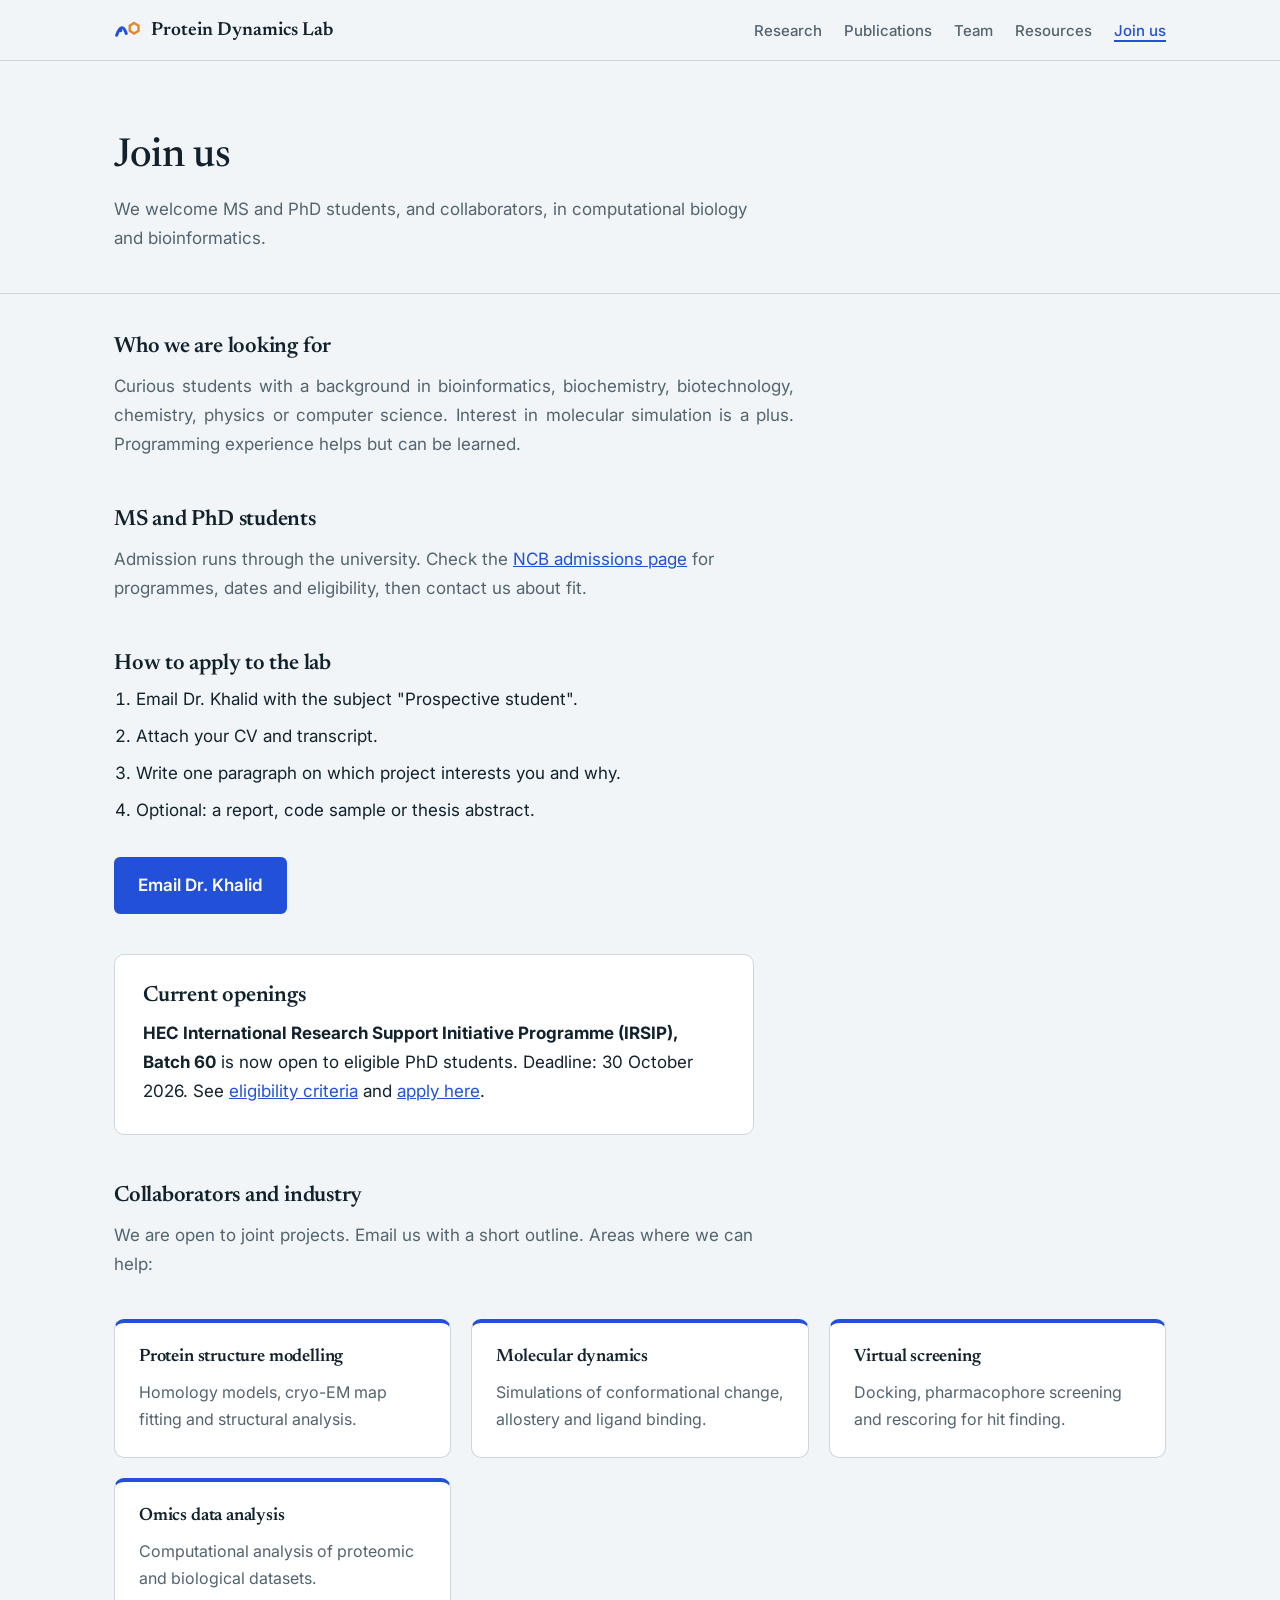
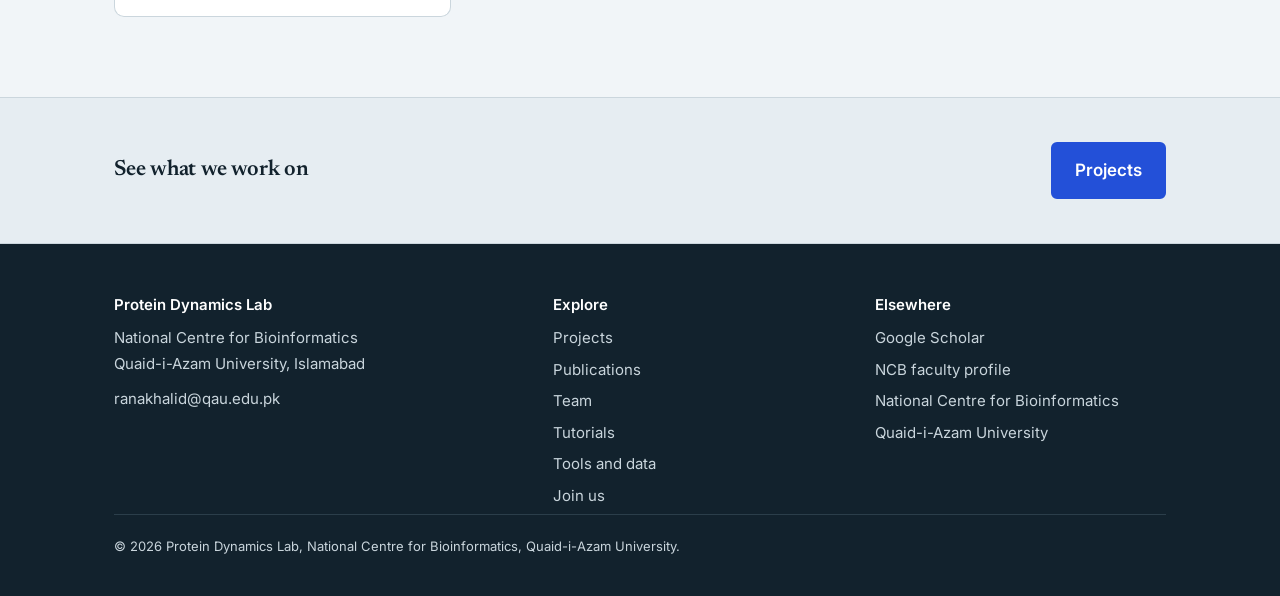
<file: join.html>
<!doctype html>
<html lang="en">
  <head>
    <meta charset="utf-8" />
    <meta name="viewport" content="width=device-width, initial-scale=1" />
    <title>Join us | Protein Dynamics Lab, NCB QAU</title>
    <meta
      name="description"
      content="Protein Dynamics Lab, National Centre for Bioinformatics, Quaid-i-Azam University, Islamabad."
    />
    <link
      rel="icon"
      href="data:image/svg+xml,%3Csvg xmlns=%27http://www.w3.org/2000/svg%27 viewBox=%270 0 32 32%27%3E%3Cpath d=%27M3 22c4-11 8-11 11-2%27 fill=%27none%27 stroke=%27%232350D8%27 stroke-width=%273.4%27 stroke-linecap=%27round%27/%3E%3Ccircle cx=%277.5%27 cy=%2716.5%27 r=%272%27 fill=%27%232350D8%27/%3E%3Cpolygon points=%2723,8 28,11 28,17 23,20 18,17 18,11%27 fill=%27none%27 stroke=%27%23E08A2E%27 stroke-width=%272.8%27/%3E%3C/svg%3E"
    />
    <meta property="og:type" content="website" />
    <meta property="og:title" content="Join us | Protein Dynamics Lab, NCB QAU" />
    <meta
      property="og:description"
      content="Protein Dynamics Lab, National Centre for Bioinformatics, Quaid-i-Azam University, Islamabad."
    />
    <!-- AFTER PUBLISHING: add <meta property="og:url" content="YOUR-SITE-URL/page.html"> and make og:image a full URL (see HOW-TO-UPDATE.md) -->
    <meta property="og:image" content="https://ranarehan1282.github.io/Protein-Dynamics-Lab/og-image.png" />
    <meta name="twitter:card" content="summary_large_image" />
    <link rel="preconnect" href="https://fonts.googleapis.com" />
    <link rel="preconnect" href="https://fonts.gstatic.com" crossorigin />
    <link
      href="https://fonts.googleapis.com/css2?family=Newsreader:opsz,wght@6..72,500;6..72,600&family=Inter:wght@400;500;600&display=swap"
      rel="stylesheet"
    />
    <script src="config.js"></script>
    <link rel="stylesheet" href="style.css" />
  </head>
  <body>
    <a class="skip" href="#main">Skip to main content</a>
    <header>
      <div class="wrap">
        <a class="brand" href="index.html"
          ><svg width="28" height="28" viewBox="0 0 32 32" aria-hidden="true">
            <path
              d="M3 22c4-11 8-11 11-2"
              fill="none"
              stroke="#2350D8"
              stroke-width="3.4"
              stroke-linecap="round"
            />
            <circle cx="7.5" cy="16.5" r="2" fill="#2350D8" />
            <polygon
              points="23,8 28,11 28,17 23,20 18,17 18,11"
              fill="none"
              stroke="#E08A2E"
              stroke-width="2.8"
            /></svg
          >Protein Dynamics Lab</a
        >
        <nav aria-label="Main">
          <a href="projects.html">Research</a><a href="publications.html">Publications</a
          ><a href="team.html">Team</a><a href="tutorials.html">Resources</a
          ><a href="join.html" aria-current="page">Join us</a>
        </nav>
      </div>
    </header>
    <main id="main">
      <div class="phead">
        <div class="wrap">
          <h1>Join us</h1>
          <p>
            We welcome MS and PhD students, and collaborators, in computational biology and
            bioinformatics.
          </p>
        </div>
      </div>
      <div class="page">
        <div class="wrap">
          <h2 class="sub" style="margin-top: 0">Who we are looking for</h2>
          <p class="lead prose" style="margin-top: 12px">
            Curious students with a background in bioinformatics, biochemistry, biotechnology,
            chemistry, physics or computer science. Interest in molecular simulation is a plus.
            Programming experience helps but can be learned.
          </p>
          <h2 class="sub">MS and PhD students</h2>
          <p class="lead" style="margin-top: 12px">
            Admission runs through the university. Check the
            <a href="https://ncb.qau.edu.pk">NCB admissions page</a> for programmes, dates and
            eligibility, then contact us about fit.
          </p>
          <h2 class="sub">How to apply to the lab</h2>
          <ol class="steps">
            <li>Email Dr. Khalid with the subject "Prospective student".</li>
            <li>Attach your CV and transcript.</li>
            <li>Write one paragraph on which project interests you and why.</li>
            <li>Optional: a report, code sample or thesis abstract.</li>
          </ol>
          <div class="btns">
            <a class="btn p" href="mailto:ranakhalid@qau.edu.pk?subject=Prospective%20student"
              >Email Dr. Khalid</a
            >
          </div>
          <div class="box" style="margin-top: 40px; max-width: 640px">
            <h3>Current openings</h3>
            <p>
              <!-- Time-sensitive: remove this after 30 Oct 2026 --><b
                >HEC International Research Support Initiative Programme (IRSIP), Batch 60</b
              >
              is now open to eligible PhD students. Deadline: 30 October 2026. See
              <a href="https://www.hec.gov.pk/english/scholarshipsgrants/IRSIP"
                >eligibility criteria</a
              >
              and <a href="https://scholarship.hec.gov.pk">apply here</a>.
            </p>
          </div>
          <h2 class="sub">Collaborators and industry</h2>
          <p class="lead" style="margin-top: 12px">
            We are open to joint projects. Email us with a short outline. Areas where we can help:
          </p>
          <div class="blocks">
            <div class="blk">
              <h3>Protein structure modelling</h3>
              <p>Homology models, cryo-EM map fitting and structural analysis.</p>
            </div>
            <div class="blk">
              <h3>Molecular dynamics</h3>
              <p>Simulations of conformational change, allostery and ligand binding.</p>
            </div>
            <div class="blk">
              <h3>Virtual screening</h3>
              <p>Docking, pharmacophore screening and rescoring for hit finding.</p>
            </div>
            <div class="blk">
              <h3>Omics data analysis</h3>
              <p>Computational analysis of proteomic and biological datasets.</p>
            </div>
          </div>
          <!-- OPTIONAL CONTACT FORM: create a free form at formspree.io, paste its URL below, then remove the comment markers.
<form action="https://formspree.io/f/YOUR_FORM_ID" method="POST" style="max-width:520px;margin-top:32px;display:grid;gap:12px"><input class="search" name="name" placeholder="Your name" required><input class="search" type="email" name="email" placeholder="Your email" required><textarea class="search" name="message" rows="5" placeholder="How can we help?" required></textarea><button class="btn p" type="submit">Send message</button></form>
-->
        </div>
      </div>
      <section class="next">
        <div class="wrap">
          <p>See what we work on</p>
          <a class="btn p" href="projects.html">Projects</a>
        </div>
      </section>
    </main>
    <footer class="site">
      <div class="wrap">
        <div class="fgrid">
          <div>
            <b>Protein Dynamics Lab</b>
            <p>National Centre for Bioinformatics<br />Quaid-i-Azam University, Islamabad</p>
            <p>
              <a href="mailto:ranakhalid@qau.edu.pk" style="display: inline"
                >ranakhalid@qau.edu.pk</a
              >
            </p>
          </div>
          <div>
            <b>Explore</b><a href="projects.html">Projects</a
            ><a href="publications.html">Publications</a><a href="team.html">Team</a
            ><a href="tutorials.html">Tutorials</a><a href="tools.html">Tools and data</a
            ><a href="join.html">Join us</a>
          </div>
          <div>
            <b>Elsewhere</b
            ><a href="https://scholar.google.com/scholar?q=author%3A%22Rana+Rehan+Khalid%22"
              >Google Scholar</a
            ><a href="https://ncb.qau.edu.pk/dr-rana-rehan-khalid-2/">NCB faculty profile</a
            ><a href="https://ncb.qau.edu.pk">National Centre for Bioinformatics</a
            ><a href="https://qau.edu.pk">Quaid-i-Azam University</a>
          </div>
        </div>
        <p class="copy">
          &copy; <span id="yr"></span> Protein Dynamics Lab, National Centre for Bioinformatics,
          Quaid-i-Azam University.
        </p>
      </div>
    </footer>
    <script src="icons.js"></script>
    <script src="chain.js"></script>
  </body>
</html>
</file>
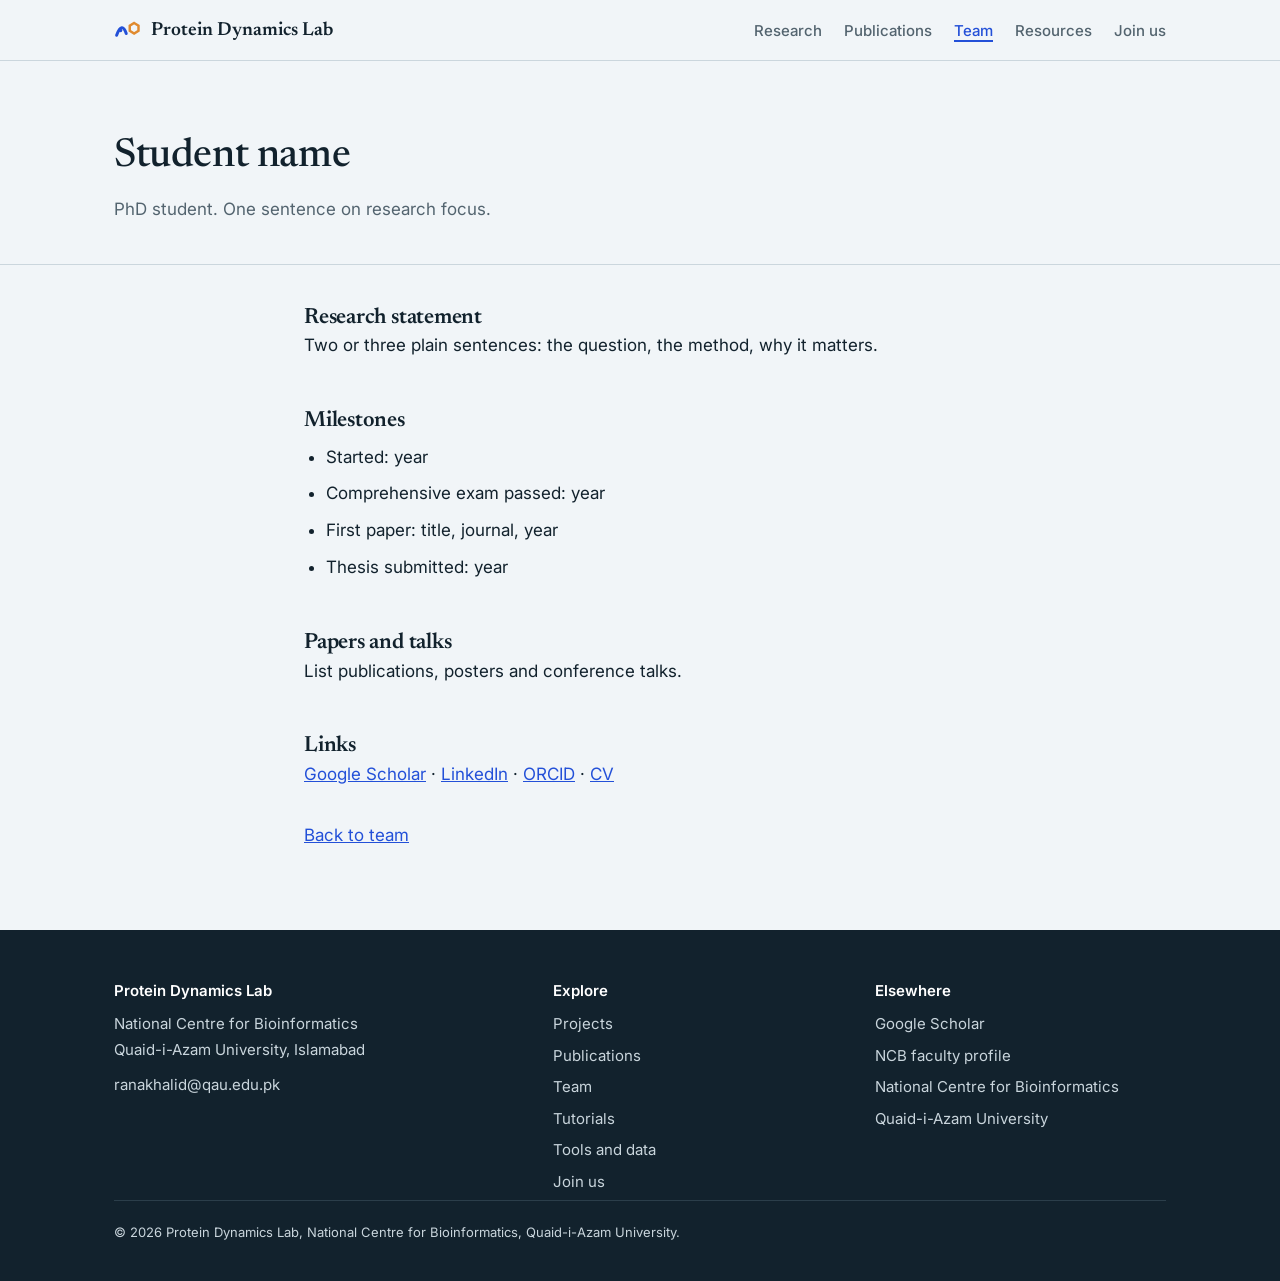
<file: phd-profile-template.html>
<!doctype html>
<html lang="en">
  <head>
    <meta charset="utf-8" />
    <meta name="viewport" content="width=device-width, initial-scale=1" />
    <meta name="robots" content="noindex" />
    <title>Student name | Protein Dynamics Lab, NCB QAU</title>
    <meta
      name="description"
      content="Protein Dynamics Lab, National Centre for Bioinformatics, Quaid-i-Azam University, Islamabad."
    />
    <link
      rel="icon"
      href="data:image/svg+xml,%3Csvg xmlns=%27http://www.w3.org/2000/svg%27 viewBox=%270 0 32 32%27%3E%3Cpath d=%27M3 22c4-11 8-11 11-2%27 fill=%27none%27 stroke=%27%232350D8%27 stroke-width=%273.4%27 stroke-linecap=%27round%27/%3E%3Ccircle cx=%277.5%27 cy=%2716.5%27 r=%272%27 fill=%27%232350D8%27/%3E%3Cpolygon points=%2723,8 28,11 28,17 23,20 18,17 18,11%27 fill=%27none%27 stroke=%27%23E08A2E%27 stroke-width=%272.8%27/%3E%3C/svg%3E"
    />
    <meta property="og:type" content="website" />
    <meta property="og:title" content="Student name | Protein Dynamics Lab, NCB QAU" />
    <meta
      property="og:description"
      content="Protein Dynamics Lab, National Centre for Bioinformatics, Quaid-i-Azam University, Islamabad."
    />
    <!-- AFTER PUBLISHING: add <meta property="og:url" content="YOUR-SITE-URL/page.html"> and make og:image a full URL (see HOW-TO-UPDATE.md) -->
    <meta property="og:image" content="https://ranarehan1282.github.io/Protein-Dynamics-Lab/og-image.png" />
    <meta name="twitter:card" content="summary_large_image" />
    <link rel="preconnect" href="https://fonts.googleapis.com" />
    <link rel="preconnect" href="https://fonts.gstatic.com" crossorigin />
    <link
      href="https://fonts.googleapis.com/css2?family=Newsreader:opsz,wght@6..72,500;6..72,600&family=Inter:wght@400;500;600&display=swap"
      rel="stylesheet"
    />
    <script src="config.js"></script>
    <link rel="stylesheet" href="style.css" />
  </head>
  <body>
    <a class="skip" href="#main">Skip to main content</a>
    <header>
      <div class="wrap">
        <a class="brand" href="index.html"
          ><svg width="28" height="28" viewBox="0 0 32 32" aria-hidden="true">
            <path
              d="M3 22c4-11 8-11 11-2"
              fill="none"
              stroke="#2350D8"
              stroke-width="3.4"
              stroke-linecap="round"
            />
            <circle cx="7.5" cy="16.5" r="2" fill="#2350D8" />
            <polygon
              points="23,8 28,11 28,17 23,20 18,17 18,11"
              fill="none"
              stroke="#E08A2E"
              stroke-width="2.8"
            /></svg
          >Protein Dynamics Lab</a
        >
        <nav aria-label="Main">
          <a href="projects.html">Research</a><a href="publications.html">Publications</a
          ><a href="team.html" aria-current="page">Team</a><a href="tutorials.html">Resources</a
          ><a href="join.html">Join us</a>
        </nav>
      </div>
    </header>
    <main id="main">
      <div class="phead">
        <div class="wrap">
          <h1>Student name</h1>
          <p>PhD student. One sentence on research focus.</p>
        </div>
      </div>
      <div class="page">
        <div class="wrap" style="max-width: 720px">
          <h2 class="sub" style="margin-top: 0">Research statement</h2>
          <p>Two or three plain sentences: the question, the method, why it matters.</p>
          <h2 class="sub">Milestones</h2>
          <ul class="steps">
            <li>Started: year</li>
            <li>Comprehensive exam passed: year</li>
            <li>First paper: title, journal, year</li>
            <li>Thesis submitted: year</li>
          </ul>
          <h2 class="sub">Papers and talks</h2>
          <p>List publications, posters and conference talks.</p>
          <h2 class="sub">Links</h2>
          <p>
            <a href="#">Google Scholar</a> &middot; <a href="#">LinkedIn</a> &middot;
            <a href="#">ORCID</a> &middot; <a href="#">CV</a>
          </p>
          <p style="margin-top: 32px"><a href="team.html">Back to team</a></p>
        </div>
      </div>
    </main>
    <footer class="site">
      <div class="wrap">
        <div class="fgrid">
          <div>
            <b>Protein Dynamics Lab</b>
            <p>National Centre for Bioinformatics<br />Quaid-i-Azam University, Islamabad</p>
            <p>
              <a href="mailto:ranakhalid@qau.edu.pk" style="display: inline"
                >ranakhalid@qau.edu.pk</a
              >
            </p>
          </div>
          <div>
            <b>Explore</b><a href="projects.html">Projects</a
            ><a href="publications.html">Publications</a><a href="team.html">Team</a
            ><a href="tutorials.html">Tutorials</a><a href="tools.html">Tools and data</a
            ><a href="join.html">Join us</a>
          </div>
          <div>
            <b>Elsewhere</b
            ><a href="https://scholar.google.com/scholar?q=author%3A%22Rana+Rehan+Khalid%22"
              >Google Scholar</a
            ><a href="https://ncb.qau.edu.pk/dr-rana-rehan-khalid-2/">NCB faculty profile</a
            ><a href="https://ncb.qau.edu.pk">National Centre for Bioinformatics</a
            ><a href="https://qau.edu.pk">Quaid-i-Azam University</a>
          </div>
        </div>
        <p class="copy">
          &copy; <span id="yr"></span> Protein Dynamics Lab, National Centre for Bioinformatics,
          Quaid-i-Azam University.
        </p>
      </div>
    </footer>
    <script src="icons.js"></script>
    <script src="chain.js"></script>
  </body>
</html>
</file>
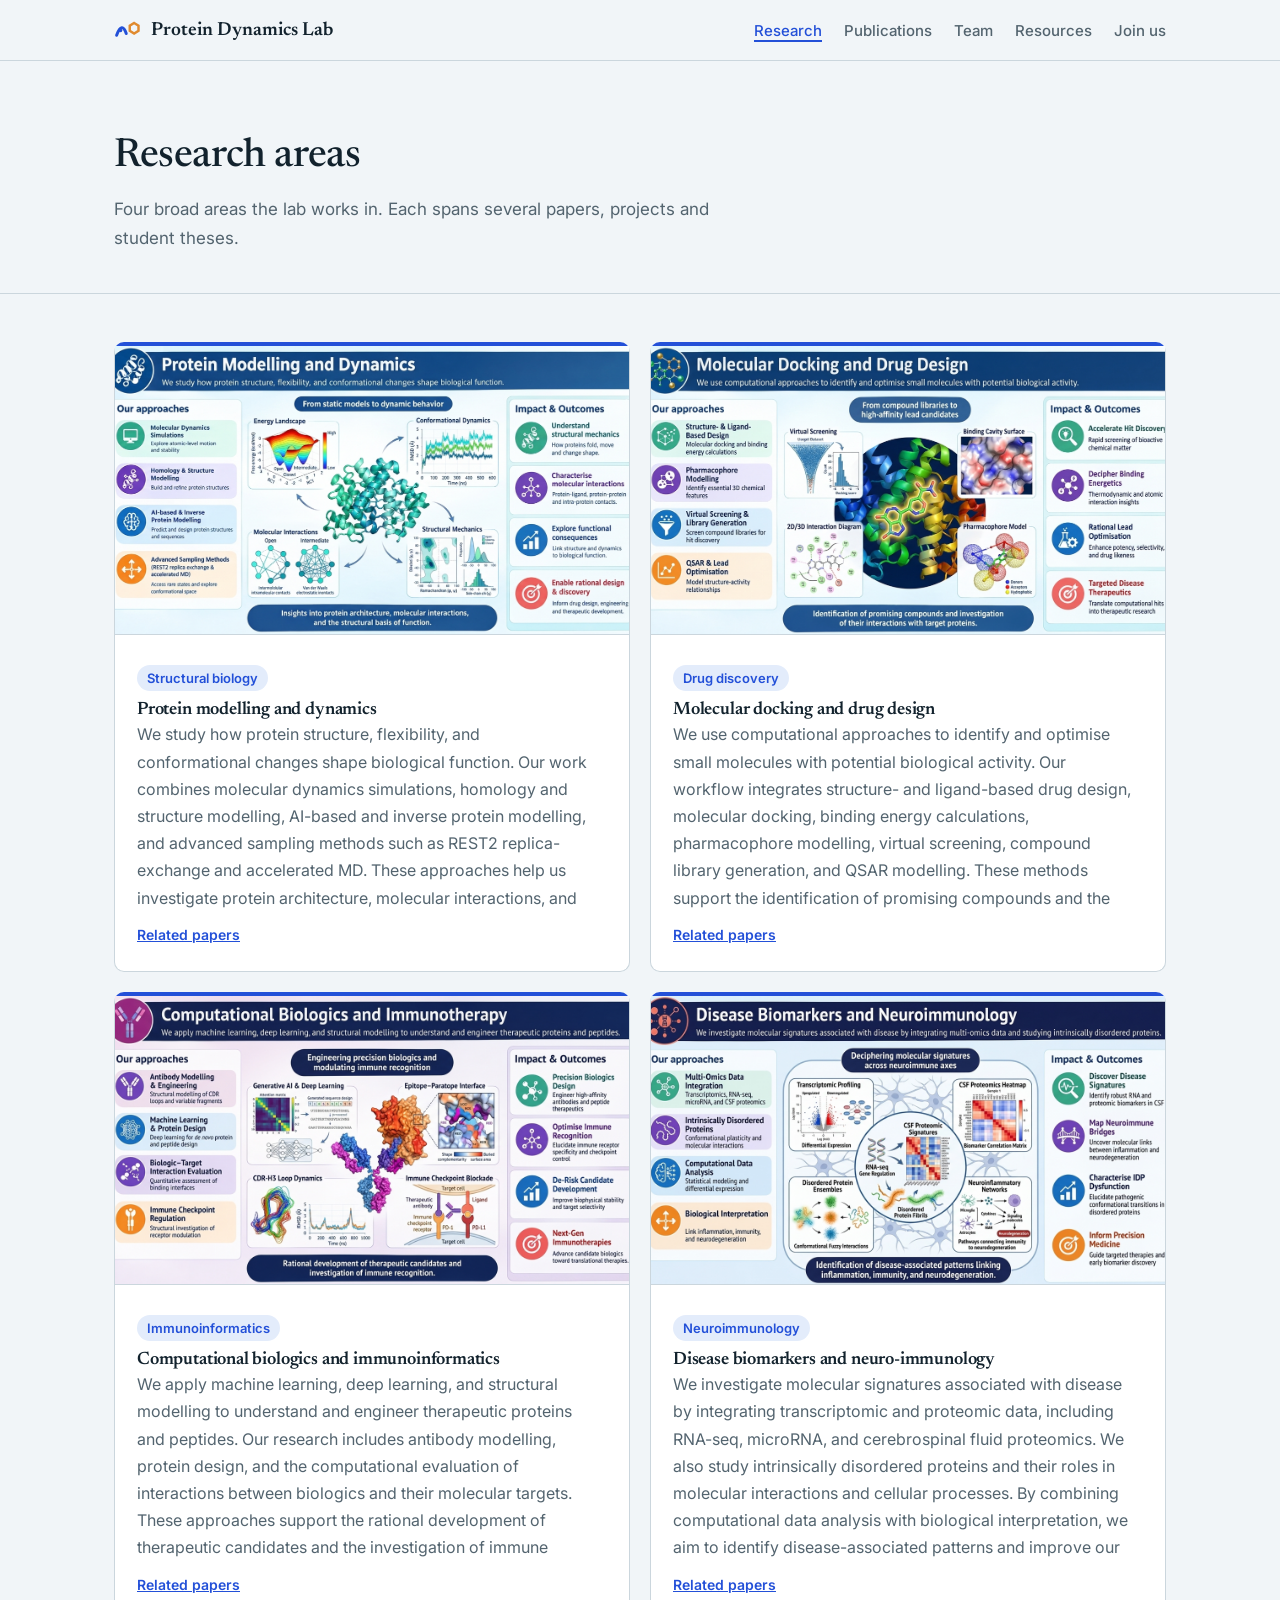
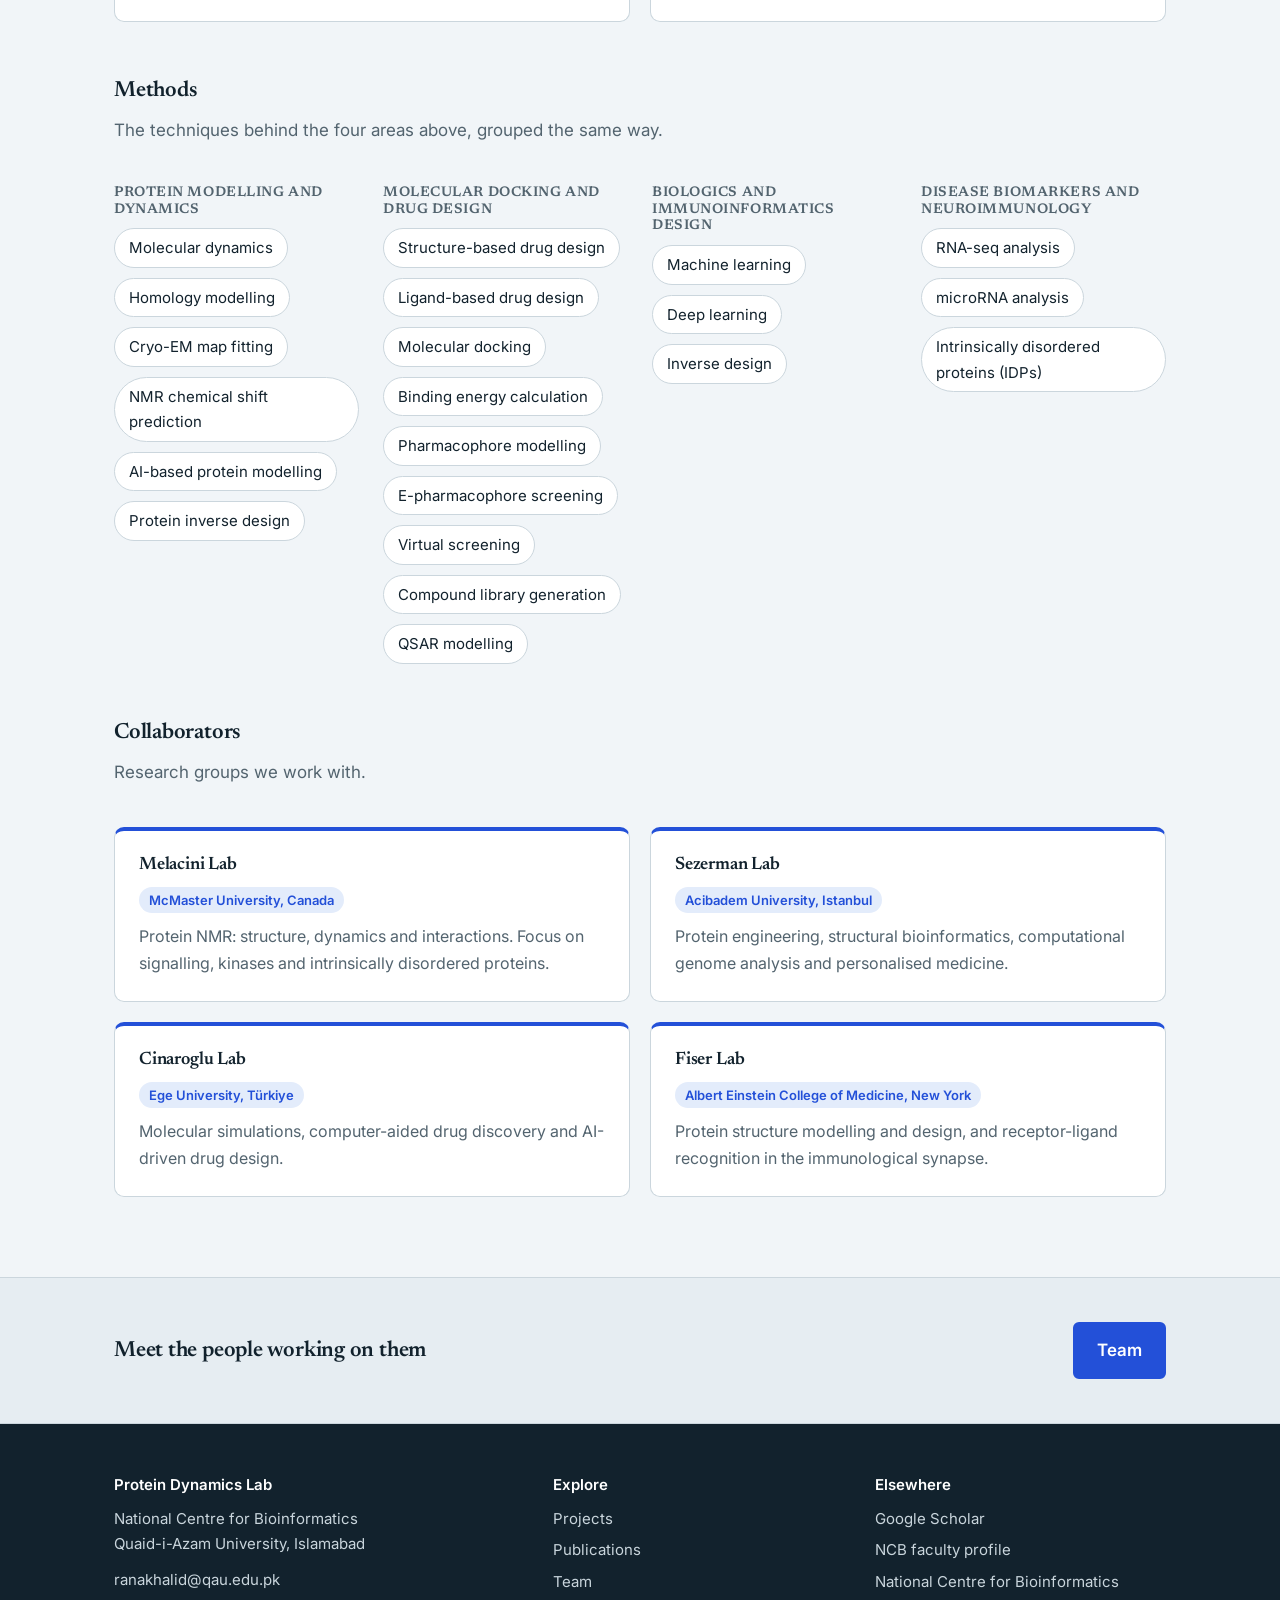
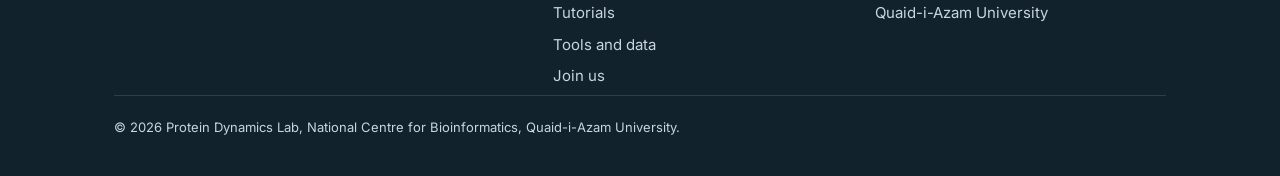
<file: projects.html>
<!doctype html>
<html lang="en">
  <head>
    <meta charset="utf-8" />
    <meta name="viewport" content="width=device-width, initial-scale=1" />
    <title>Projects | Protein Dynamics Lab, NCB QAU</title>
    <meta
      name="description"
      content="Protein Dynamics Lab, National Centre for Bioinformatics, Quaid-i-Azam University, Islamabad."
    />
    <link
      rel="icon"
      href="data:image/svg+xml,%3Csvg xmlns=%27http://www.w3.org/2000/svg%27 viewBox=%270 0 32 32%27%3E%3Cpath d=%27M3 22c4-11 8-11 11-2%27 fill=%27none%27 stroke=%27%232350D8%27 stroke-width=%273.4%27 stroke-linecap=%27round%27/%3E%3Ccircle cx=%277.5%27 cy=%2716.5%27 r=%272%27 fill=%27%232350D8%27/%3E%3Cpolygon points=%2723,8 28,11 28,17 23,20 18,17 18,11%27 fill=%27none%27 stroke=%27%23E08A2E%27 stroke-width=%272.8%27/%3E%3C/svg%3E"
    />
    <meta property="og:type" content="website" />
    <meta property="og:title" content="Projects | Protein Dynamics Lab, NCB QAU" />
    <meta
      property="og:description"
      content="Protein Dynamics Lab, National Centre for Bioinformatics, Quaid-i-Azam University, Islamabad."
    />
    <!-- AFTER PUBLISHING: add <meta property="og:url" content="YOUR-SITE-URL/page.html"> and make og:image a full URL (see HOW-TO-UPDATE.md) -->
    <meta property="og:image" content="https://ranarehan1282.github.io/Protein-Dynamics-Lab/og-image.png" />
    <meta name="twitter:card" content="summary_large_image" />
    <link rel="preconnect" href="https://fonts.googleapis.com" />
    <link rel="preconnect" href="https://fonts.gstatic.com" crossorigin />
    <link
      href="https://fonts.googleapis.com/css2?family=Newsreader:opsz,wght@6..72,500;6..72,600&family=Inter:wght@400;500;600&display=swap"
      rel="stylesheet"
    />
    <script src="config.js"></script>
    <link rel="stylesheet" href="style.css" />
  </head>
  <body>
    <a class="skip" href="#main">Skip to main content</a>
    <header>
      <div class="wrap">
        <a class="brand" href="index.html"
          ><svg width="28" height="28" viewBox="0 0 32 32" aria-hidden="true">
            <path
              d="M3 22c4-11 8-11 11-2"
              fill="none"
              stroke="#2350D8"
              stroke-width="3.4"
              stroke-linecap="round"
            />
            <circle cx="7.5" cy="16.5" r="2" fill="#2350D8" />
            <polygon
              points="23,8 28,11 28,17 23,20 18,17 18,11"
              fill="none"
              stroke="#E08A2E"
              stroke-width="2.8"
            /></svg
          >Protein Dynamics Lab</a
        >
        <nav aria-label="Main">
          <a href="projects.html" aria-current="page">Research</a
          ><a href="publications.html">Publications</a><a href="team.html">Team</a
          ><a href="tutorials.html">Resources</a><a href="join.html">Join us</a>
        </nav>
      </div>
    </header>
    <main id="main">
      <div class="phead">
        <div class="wrap">
          <h1>Research areas</h1>
          <p>
            Four broad areas the lab works in. Each spans several papers, projects and student
            theses.
          </p>
        </div>
      </div>
      <div class="page">
        <div class="wrap">
          <h2 class="sr-only">The four research areas</h2>
          <div class="blocks blocks-2col">
            <div class="blk blk--media">
              <div
                class="jsfig"
                data-tag="Protein modelling and dynamics"
                data-image="images/areas/Picture1.png"
              ></div>
              <div>
                <span class="tag">Structural biology</span>
                <h3 style="margin-top: 8px">Protein modelling and dynamics</h3>
                <p class="scrolltext" tabindex="0" aria-label="Description, scrollable">
                  We study how protein structure, flexibility, and conformational changes shape
                  biological function. Our work combines molecular dynamics simulations, homology
                  and structure modelling, AI-based and inverse protein modelling, and advanced
                  sampling methods such as REST2 replica-exchange and accelerated MD. These
                  approaches help us investigate protein architecture, molecular interactions, and
                  the structural basis of function across diverse biological systems.
                </p>
                <button
                  type="button"
                  class="related-toggle"
                  data-tag="Protein modelling and dynamics"
                  data-panel="rel-protein-modelling-and-dynamics"
                  aria-expanded="false"
                >
                  Related papers
                </button>
                <div class="related-panel" id="rel-protein-modelling-and-dynamics" hidden></div>
              </div>
            </div>
            <div class="blk blk--media">
              <div
                class="jsfig"
                data-tag="Drug discovery and design"
                data-image="images/areas/Picture2.png"
              ></div>
              <div>
                <span class="tag">Drug discovery</span>
                <h3 style="margin-top: 8px">Molecular docking and drug design</h3>
                <p class="scrolltext" tabindex="0" aria-label="Description, scrollable">
                  We use computational approaches to identify and optimise small molecules with
                  potential biological activity. Our workflow integrates structure- and ligand-based
                  drug design, molecular docking, binding energy calculations, pharmacophore
                  modelling, virtual screening, compound library generation, and QSAR modelling.
                  These methods support the identification of promising compounds and the
                  investigation of their interactions with target proteins across therapeutic
                  research areas.
                </p>
                <button
                  type="button"
                  class="related-toggle"
                  data-tag="Drug discovery and design"
                  data-panel="rel-drug-discovery-and-design"
                  aria-expanded="false"
                >
                  Related papers
                </button>
                <div class="related-panel" id="rel-drug-discovery-and-design" hidden></div>
              </div>
            </div>
            <div class="blk blk--media">
              <div
                class="jsfig"
                data-tag="Biologics and immunoinformatics design"
                data-image="images/areas/Picture3.png"
              ></div>
              <div>
                <span class="tag">Immunoinformatics</span>
                <h3 style="margin-top: 8px">Computational biologics and immunoinformatics</h3>
                <p class="scrolltext" tabindex="0" aria-label="Description, scrollable">
                  We apply machine learning, deep learning, and structural modelling to understand
                  and engineer therapeutic proteins and peptides. Our research includes antibody
                  modelling, protein design, and the computational evaluation of interactions
                  between biologics and their molecular targets. These approaches support the
                  rational development of therapeutic candidates and the investigation of immune
                  recognition, antibody binding, and immune checkpoint regulation.
                </p>
                <button
                  type="button"
                  class="related-toggle"
                  data-tag="Biologics and immunoinformatics design"
                  data-panel="rel-biologics-and-immunoinformatics-design"
                  aria-expanded="false"
                >
                  Related papers
                </button>
                <div
                  class="related-panel"
                  id="rel-biologics-and-immunoinformatics-design"
                  hidden
                ></div>
              </div>
            </div>
            <div class="blk blk--media">
              <div
                class="jsfig"
                data-tag="Disease biomarkers and neuroimmunology"
                data-image="images/areas/Picture4.png"
              ></div>
              <div>
                <span class="tag">Neuroimmunology</span>
                <h3 style="margin-top: 8px">Disease biomarkers and neuro-immunology</h3>
                <p class="scrolltext" tabindex="0" aria-label="Description, scrollable">
                  We investigate molecular signatures associated with disease by integrating
                  transcriptomic and proteomic data, including RNA-seq, microRNA, and cerebrospinal
                  fluid proteomics. We also study intrinsically disordered proteins and their roles
                  in molecular interactions and cellular processes. By combining computational data
                  analysis with biological interpretation, we aim to identify disease-associated
                  patterns and improve our understanding of the molecular links between
                  inflammation, immunity, and neurodegeneration.
                </p>
                <button
                  type="button"
                  class="related-toggle"
                  data-tag="Disease biomarkers and neuroimmunology"
                  data-panel="rel-disease-biomarkers-and-neuroimmunology"
                  aria-expanded="false"
                >
                  Related papers
                </button>
                <div
                  class="related-panel"
                  id="rel-disease-biomarkers-and-neuroimmunology"
                  hidden
                ></div>
              </div>
            </div>
          </div>
          <h2 class="sub" id="methods" style="margin-top: 56px">Methods</h2>
          <p class="lead" style="margin-top: 12px">
            The techniques behind the four areas above, grouped the same way.
          </p>
          <div class="methodgrid">
            <div class="methodgroup">
              <h3>Protein modelling and dynamics</h3>
              <div class="methods">
                <span>Molecular dynamics</span><span>Homology modelling</span
                ><span>Cryo-EM map fitting</span><span>NMR chemical shift prediction</span
                ><span>AI-based protein modelling</span><span>Protein inverse design</span>
              </div>
            </div>
            <div class="methodgroup">
              <h3>Molecular docking and drug design</h3>
              <div class="methods">
                <span>Structure-based drug design</span><span>Ligand-based drug design</span
                ><span>Molecular docking</span><span>Binding energy calculation</span
                ><span>Pharmacophore modelling</span><span>E-pharmacophore screening</span
                ><span>Virtual screening</span><span>Compound library generation</span
                ><span>QSAR modelling</span>
              </div>
            </div>
            <div class="methodgroup">
              <h3>Biologics and immunoinformatics design</h3>
              <div class="methods">
                <span>Machine learning</span><span>Deep learning</span><span>Inverse design</span>
              </div>
            </div>
            <div class="methodgroup">
              <h3>Disease biomarkers and neuroimmunology</h3>
              <div class="methods">
                <span>RNA-seq analysis</span><span>microRNA analysis</span
                ><span>Intrinsically disordered proteins (IDPs)</span>
              </div>
            </div>
          </div>
          <h2 class="sub" id="collaborators" style="margin-top: 56px">Collaborators</h2>
          <p class="lead" style="margin-top: 12px">Research groups we work with.</p>
          <div class="blocks blocks-2col collab" style="margin-top: 20px">
            <a class="blk" href="https://www.melacinilab.com" target="_blank" rel="noopener"
              ><h3>Melacini Lab</h3>
              <span class="tag" style="align-self: flex-start">McMaster University, Canada</span>
              <p>
                Protein NMR: structure, dynamics and interactions. Focus on signalling, kinases and
                intrinsically disordered proteins.
              </p></a
            >
            <a class="blk" href="http://www.sezermanlab.org" target="_blank" rel="noopener"
              ><h3>Sezerman Lab</h3>
              <span class="tag" style="align-self: flex-start">Acibadem University, Istanbul</span>
              <p>
                Protein engineering, structural bioinformatics, computational genome analysis and
                personalised medicine.
              </p></a
            >
            <a class="blk" href="https://cinaroglulab.github.io" target="_blank" rel="noopener"
              ><h3>Cinaroglu Lab</h3>
              <span class="tag" style="align-self: flex-start">Ege University, Türkiye</span>
              <p>
                Molecular simulations, computer-aided drug discovery and AI-driven drug design.
              </p></a
            >
            <a
              class="blk"
              href="https://einsteinmed.edu/faculty/9106/andras-fiser"
              target="_blank"
              rel="noopener"
              ><h3>Fiser Lab</h3>
              <span class="tag" style="align-self: flex-start"
                >Albert Einstein College of Medicine, New York</span
              >
              <p>
                Protein structure modelling and design, and receptor-ligand recognition in the
                immunological synapse.
              </p></a
            >
          </div>
        </div>
      </div>
      <section class="next">
        <div class="wrap">
          <p>Meet the people working on them</p>
          <a class="btn p" href="team.html">Team</a>
        </div>
      </section>
      <script src="pubs.js"></script>
      <script src="icons.js"></script>
      <script>
        document.querySelectorAll(".jsfig").forEach(function (el) {
          el.outerHTML = iconFor([el.dataset.tag], el.dataset.image);
        });
      </script>
    </main>
    <footer class="site">
      <div class="wrap">
        <div class="fgrid">
          <div>
            <b>Protein Dynamics Lab</b>
            <p>National Centre for Bioinformatics<br />Quaid-i-Azam University, Islamabad</p>
            <p>
              <a href="mailto:ranakhalid@qau.edu.pk" style="display: inline"
                >ranakhalid@qau.edu.pk</a
              >
            </p>
          </div>
          <div>
            <b>Explore</b><a href="projects.html">Projects</a
            ><a href="publications.html">Publications</a><a href="team.html">Team</a
            ><a href="tutorials.html">Tutorials</a><a href="tools.html">Tools and data</a
            ><a href="join.html">Join us</a>
          </div>
          <div>
            <b>Elsewhere</b
            ><a href="https://scholar.google.com/scholar?q=author%3A%22Rana+Rehan+Khalid%22"
              >Google Scholar</a
            ><a href="https://ncb.qau.edu.pk/dr-rana-rehan-khalid-2/">NCB faculty profile</a
            ><a href="https://ncb.qau.edu.pk">National Centre for Bioinformatics</a
            ><a href="https://qau.edu.pk">Quaid-i-Azam University</a>
          </div>
        </div>
        <p class="copy">
          &copy; <span id="yr"></span> Protein Dynamics Lab, National Centre for Bioinformatics,
          Quaid-i-Azam University.
        </p>
      </div>
    </footer>
    <script>
      (function () {
        var AREA_TAGS = {
          "Protein modelling and dynamics": ["Structural biology"],
          "Drug discovery and design": ["Drug discovery"],
          "Biologics and immunoinformatics design": ["Immunoinformatics"],
          "Disease biomarkers and neuroimmunology": ["Neuroinformatics"],
        };
        document.querySelectorAll(".related-toggle").forEach(function (btn) {
          btn.addEventListener("click", function () {
            var panel = document.getElementById(btn.dataset.panel);
            var open = btn.getAttribute("aria-expanded") === "true";
            btn.setAttribute("aria-expanded", !open);
            panel.hidden = open;
            if (open || panel.dataset.loaded) return;
            panel.dataset.loaded = "1";
            var tags = AREA_TAGS[btn.dataset.tag] || [];
            var matches =
              typeof PUBS !== "undefined"
                ? PUBS.filter(function (p) {
                    return p.tags.some(function (t) {
                      return tags.indexOf(t) > -1;
                    });
                  })
                : [];
            if (!tags.length || !matches.length) {
              panel.innerHTML =
                '<p class="lead" style="margin:10px 0 0">No published papers tagged for this area yet — see student theses on the <a href="team.html">Team page</a>.</p>';
              return;
            }
            matches.sort(function (a, b) {
              return b.year - a.year;
            });
            var html = matches
              .slice(0, 4)
              .map(function (p) {
                return (
                  "<li><b>" +
                  p.title +
                  "</b><br><i>" +
                  p.authors +
                  (p.journal ? ". " + p.journal : "") +
                  ". " +
                  p.year +
                  "</i></li>"
                );
              })
              .join("");
            var link = "publications.html?tag=" + encodeURIComponent(tags[0]);
            panel.innerHTML =
              '<ul class="related-list">' +
              html +
              '</ul><a href="' +
              link +
              '">See all on Publications →</a>';
          });
        });
      })();
    </script>
    <script src="chain.js"></script>
  </body>
</html>
</file>
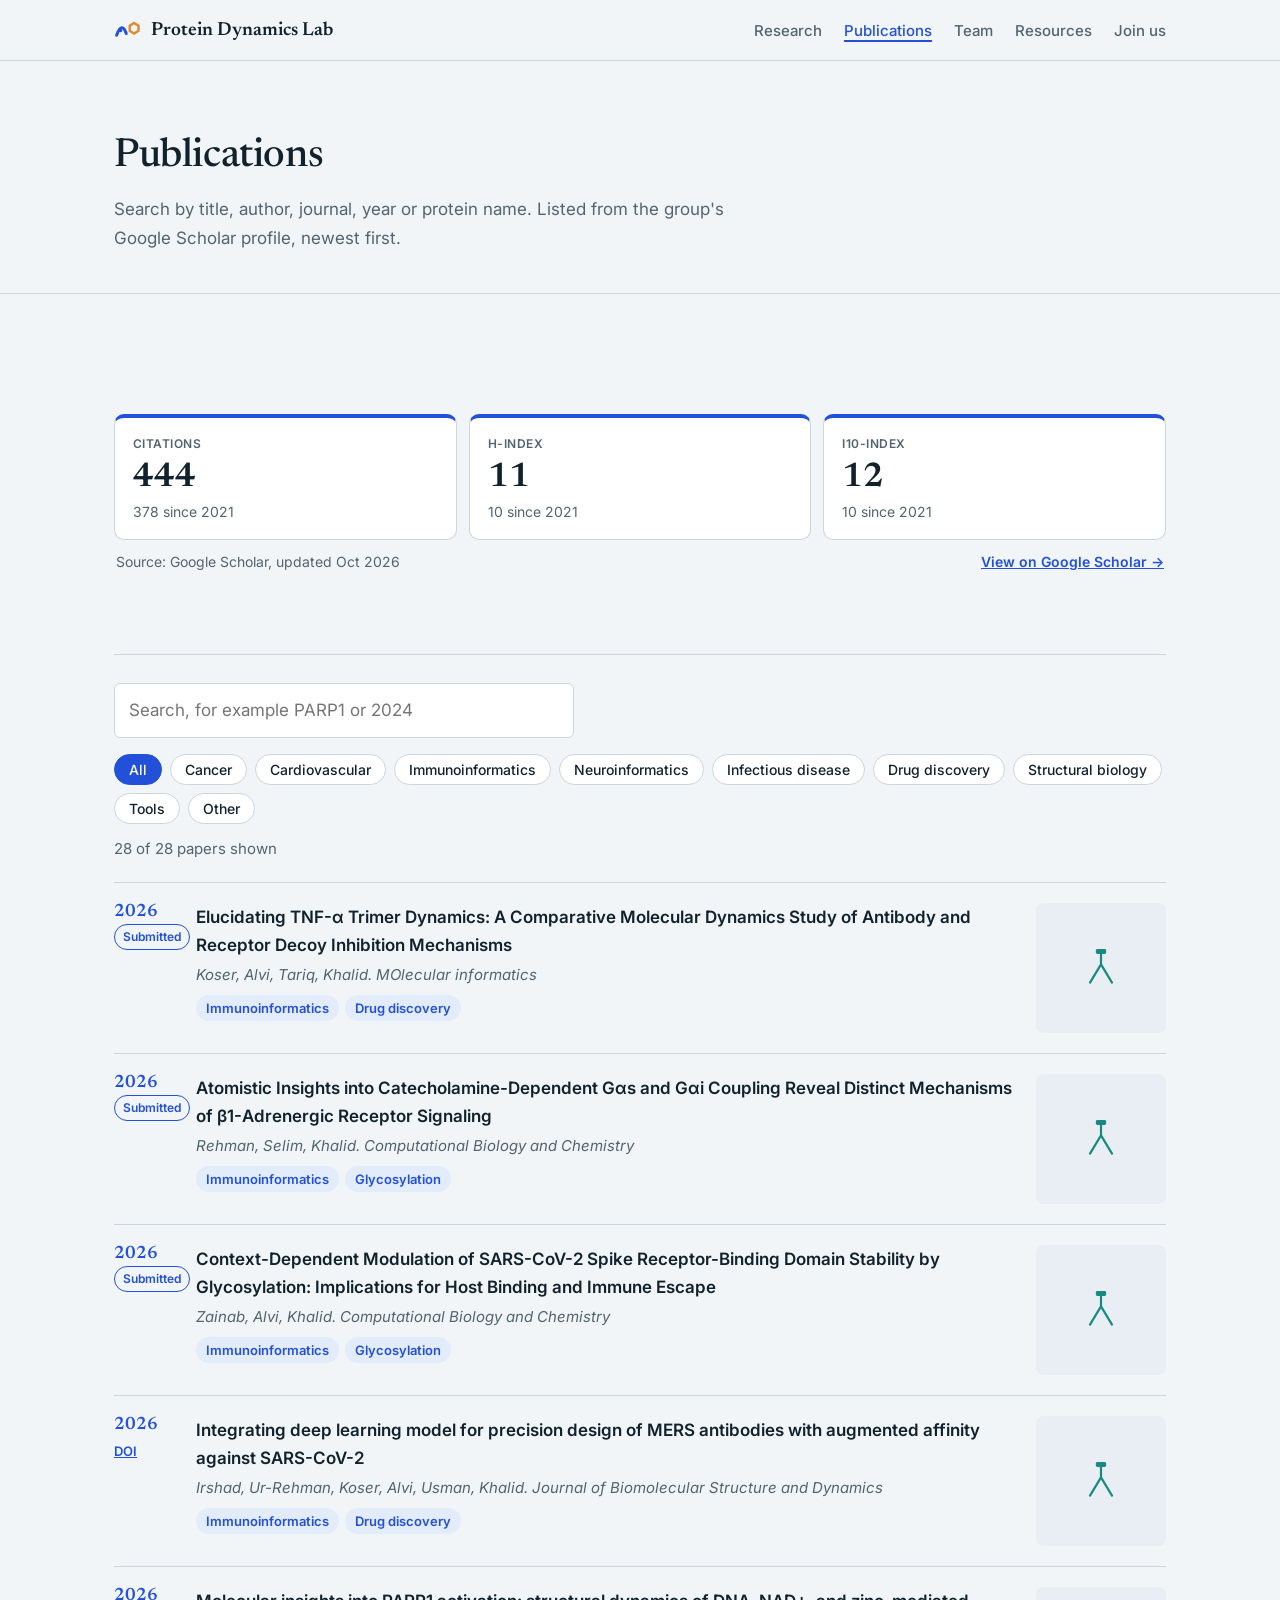
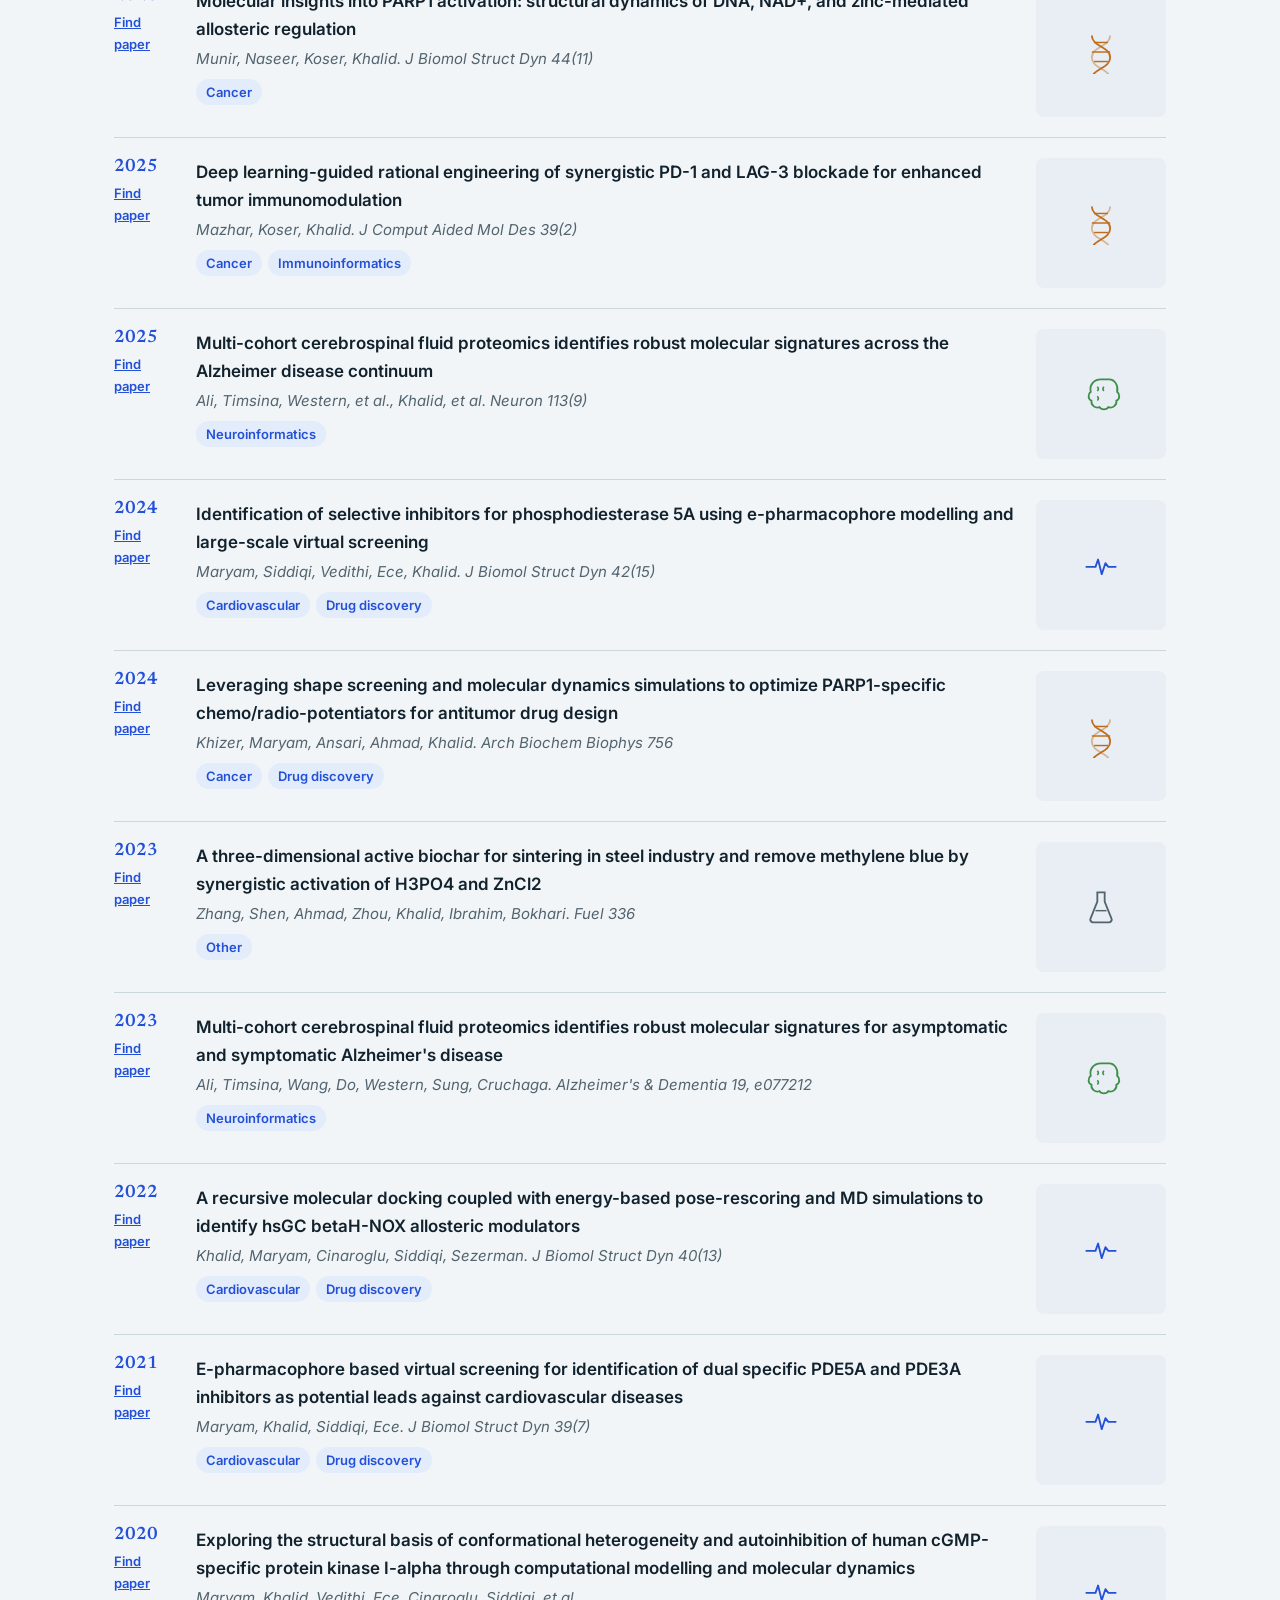
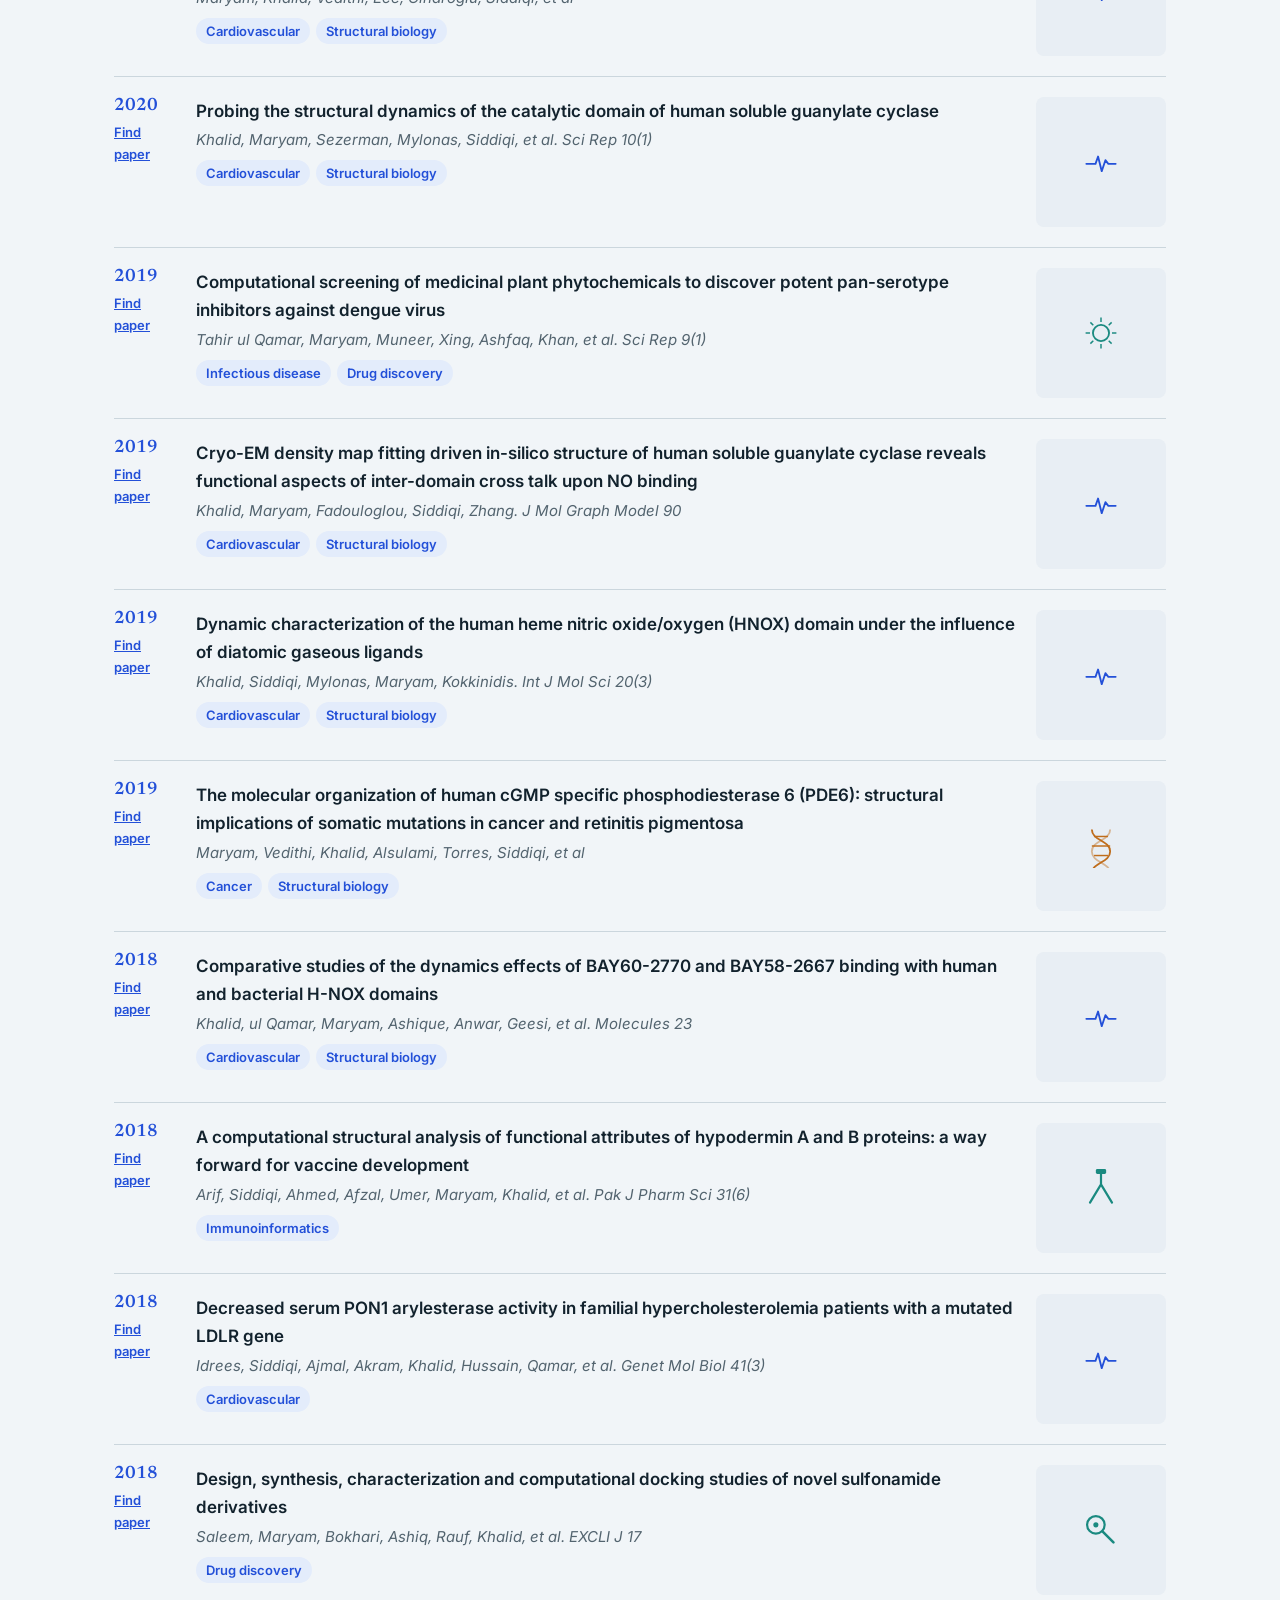
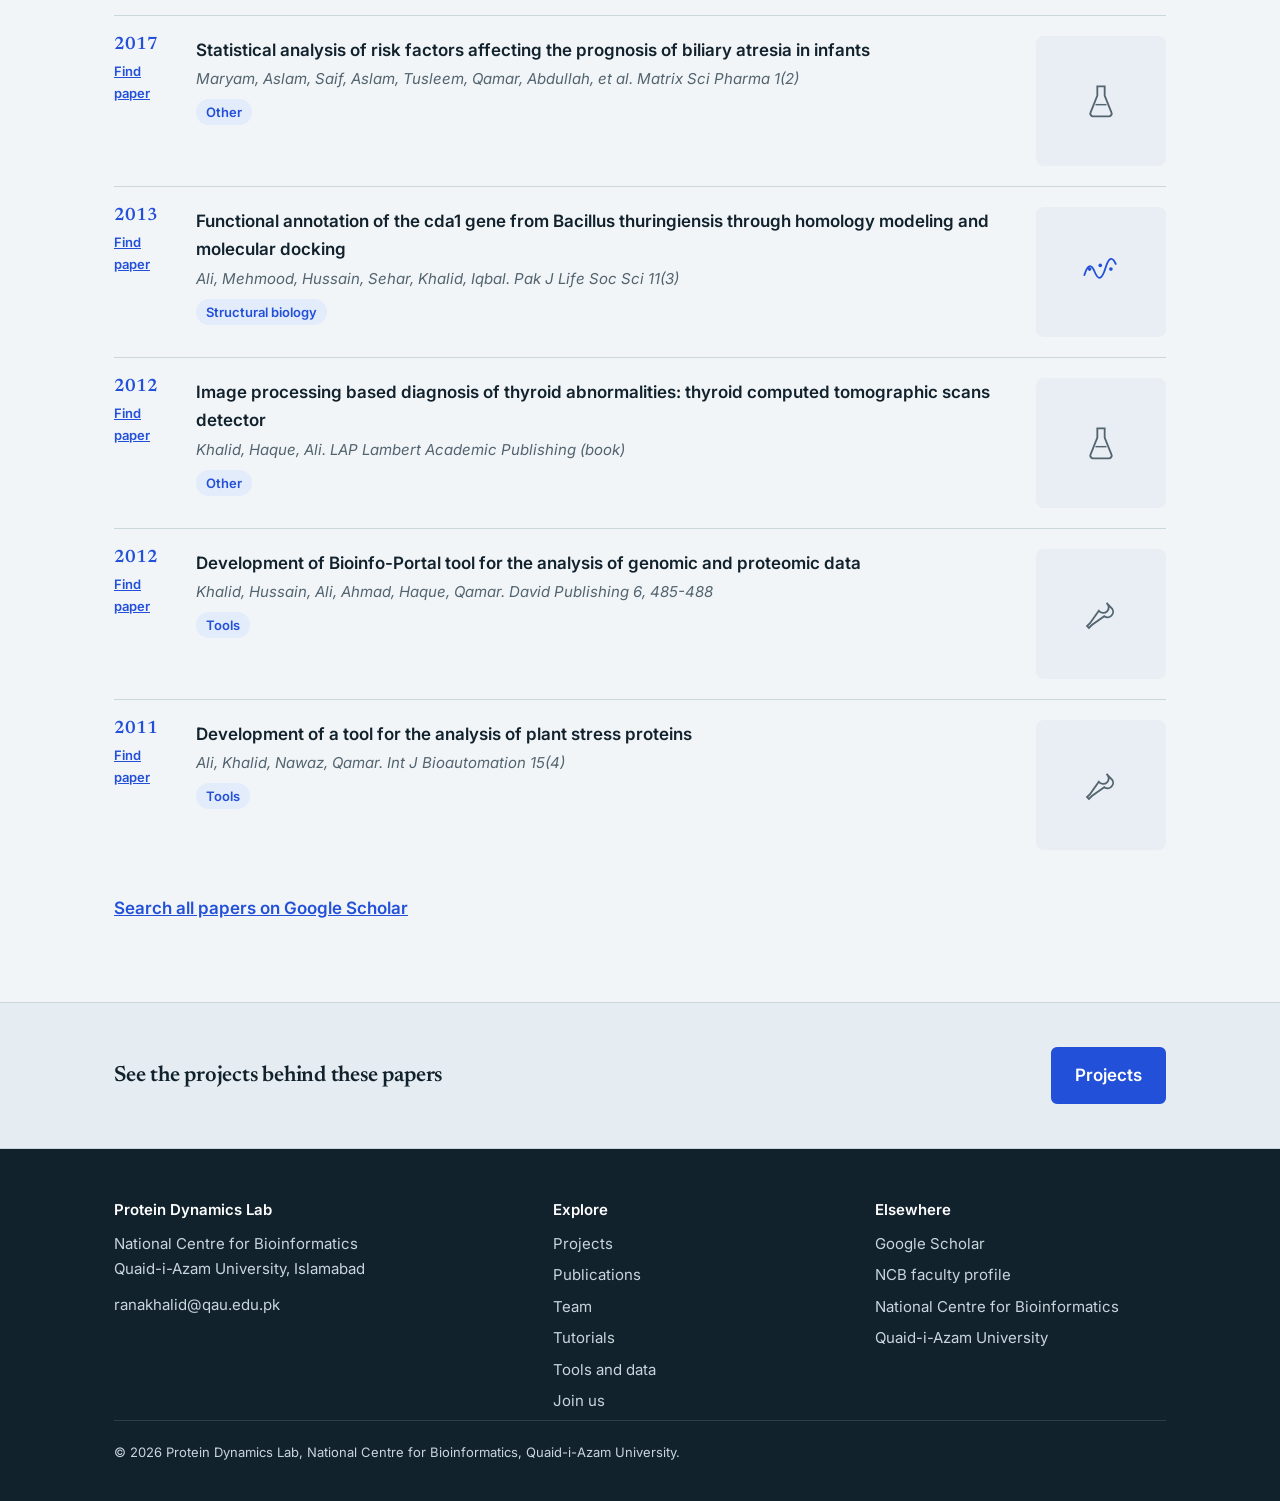
<file: publications.html>
<!doctype html>
<html lang="en">
  <head>
    <meta charset="utf-8" />
    <meta name="viewport" content="width=device-width, initial-scale=1" />
    <title>Publications | Protein Dynamics Lab, NCB QAU</title>
    <meta
      name="description"
      content="Protein Dynamics Lab, National Centre for Bioinformatics, Quaid-i-Azam University, Islamabad."
    />
    <link
      rel="icon"
      href="data:image/svg+xml,%3Csvg xmlns=%27http://www.w3.org/2000/svg%27 viewBox=%270 0 32 32%27%3E%3Cpath d=%27M3 22c4-11 8-11 11-2%27 fill=%27none%27 stroke=%27%232350D8%27 stroke-width=%273.4%27 stroke-linecap=%27round%27/%3E%3Ccircle cx=%277.5%27 cy=%2716.5%27 r=%272%27 fill=%27%232350D8%27/%3E%3Cpolygon points=%2723,8 28,11 28,17 23,20 18,17 18,11%27 fill=%27none%27 stroke=%27%23E08A2E%27 stroke-width=%272.8%27/%3E%3C/svg%3E"
    />
    <meta property="og:type" content="website" />
    <meta property="og:title" content="Publications | Protein Dynamics Lab, NCB QAU" />
    <meta
      property="og:description"
      content="Protein Dynamics Lab, National Centre for Bioinformatics, Quaid-i-Azam University, Islamabad."
    />
    <!-- AFTER PUBLISHING: add <meta property="og:url" content="YOUR-SITE-URL/page.html"> and make og:image a full URL (see HOW-TO-UPDATE.md) -->
    <meta property="og:image" content="https://ranarehan1282.github.io/Protein-Dynamics-Lab/og-image.png" />
    <meta name="twitter:card" content="summary_large_image" />
    <link rel="preconnect" href="https://fonts.googleapis.com" />
    <link rel="preconnect" href="https://fonts.gstatic.com" crossorigin />
    <link
      href="https://fonts.googleapis.com/css2?family=Newsreader:opsz,wght@6..72,500;6..72,600&family=Inter:wght@400;500;600&display=swap"
      rel="stylesheet"
    />
    <script src="config.js"></script>
    <link rel="stylesheet" href="style.css" />
  </head>
  <body>
    <a class="skip" href="#main">Skip to main content</a>
    <header>
      <div class="wrap">
        <a class="brand" href="index.html"
          ><svg width="28" height="28" viewBox="0 0 32 32" aria-hidden="true">
            <path
              d="M3 22c4-11 8-11 11-2"
              fill="none"
              stroke="#2350D8"
              stroke-width="3.4"
              stroke-linecap="round"
            />
            <circle cx="7.5" cy="16.5" r="2" fill="#2350D8" />
            <polygon
              points="23,8 28,11 28,17 23,20 18,17 18,11"
              fill="none"
              stroke="#E08A2E"
              stroke-width="2.8"
            /></svg
          >Protein Dynamics Lab</a
        >
        <nav aria-label="Main">
          <a href="projects.html">Research</a
          ><a href="publications.html" aria-current="page">Publications</a
          ><a href="team.html">Team</a><a href="tutorials.html">Resources</a
          ><a href="join.html">Join us</a>
        </nav>
      </div>
    </header>
    <main id="main">
      <div class="phead">
        <div class="wrap">
          <h1>Publications</h1>
          <p>
            Search by title, author, journal, year or protein name. Listed from the group's Google
            Scholar profile, newest first.
          </p>
        </div>
      </div>
      <div class="page">
        <div class="wrap">
          <noscript
            ><p class="lead">
              The publication list needs JavaScript. Please enable it, or browse the full list on
              <a href="https://scholar.google.com/scholar?q=author%3A%22Rana+Rehan+Khalid%22"
                >Google Scholar</a
              >.
            </p></noscript
          >
          <div id="scholar-stats"></div>
          <input
            id="q"
            class="search"
            type="search"
            placeholder="Search, for example PARP1 or 2024"
            aria-label="Search publications"
          />
          <div id="chips" class="chips"></div>
          <p id="n" class="count" aria-live="polite"></p>
          <ul id="list" class="pubs"></ul>
          <p class="scholar">
            <a href="https://scholar.google.com/scholar?q=author%3A%22Rana+Rehan+Khalid%22"
              >Search all papers on Google Scholar</a
            >
            <!-- TODO: put real Google Scholar URL here -->
          </p>
        </div>
      </div>
      <section class="next">
        <div class="wrap">
          <p>See the projects behind these papers</p>
          <a class="btn p" href="projects.html">Projects</a>
        </div>
      </section>
    </main>
    <footer class="site">
      <div class="wrap">
        <div class="fgrid">
          <div>
            <b>Protein Dynamics Lab</b>
            <p>National Centre for Bioinformatics<br />Quaid-i-Azam University, Islamabad</p>
            <p>
              <a href="mailto:ranakhalid@qau.edu.pk" style="display: inline"
                >ranakhalid@qau.edu.pk</a
              >
            </p>
          </div>
          <div>
            <b>Explore</b><a href="projects.html">Projects</a
            ><a href="publications.html">Publications</a><a href="team.html">Team</a
            ><a href="tutorials.html">Tutorials</a><a href="tools.html">Tools and data</a
            ><a href="join.html">Join us</a>
          </div>
          <div>
            <b>Elsewhere</b
            ><a href="https://scholar.google.com/scholar?q=author%3A%22Rana+Rehan+Khalid%22"
              >Google Scholar</a
            ><a href="https://ncb.qau.edu.pk/dr-rana-rehan-khalid-2/">NCB faculty profile</a
            ><a href="https://ncb.qau.edu.pk">National Centre for Bioinformatics</a
            ><a href="https://qau.edu.pk">Quaid-i-Azam University</a>
          </div>
        </div>
        <p class="copy">
          &copy; <span id="yr"></span> Protein Dynamics Lab, National Centre for Bioinformatics,
          Quaid-i-Azam University.
        </p>
      </div>
    </footer>
    <script src="icons.js"></script>
    <script src="pubs.js"></script>
    <script src="chain.js"></script>
  </body>
</html>
</file>
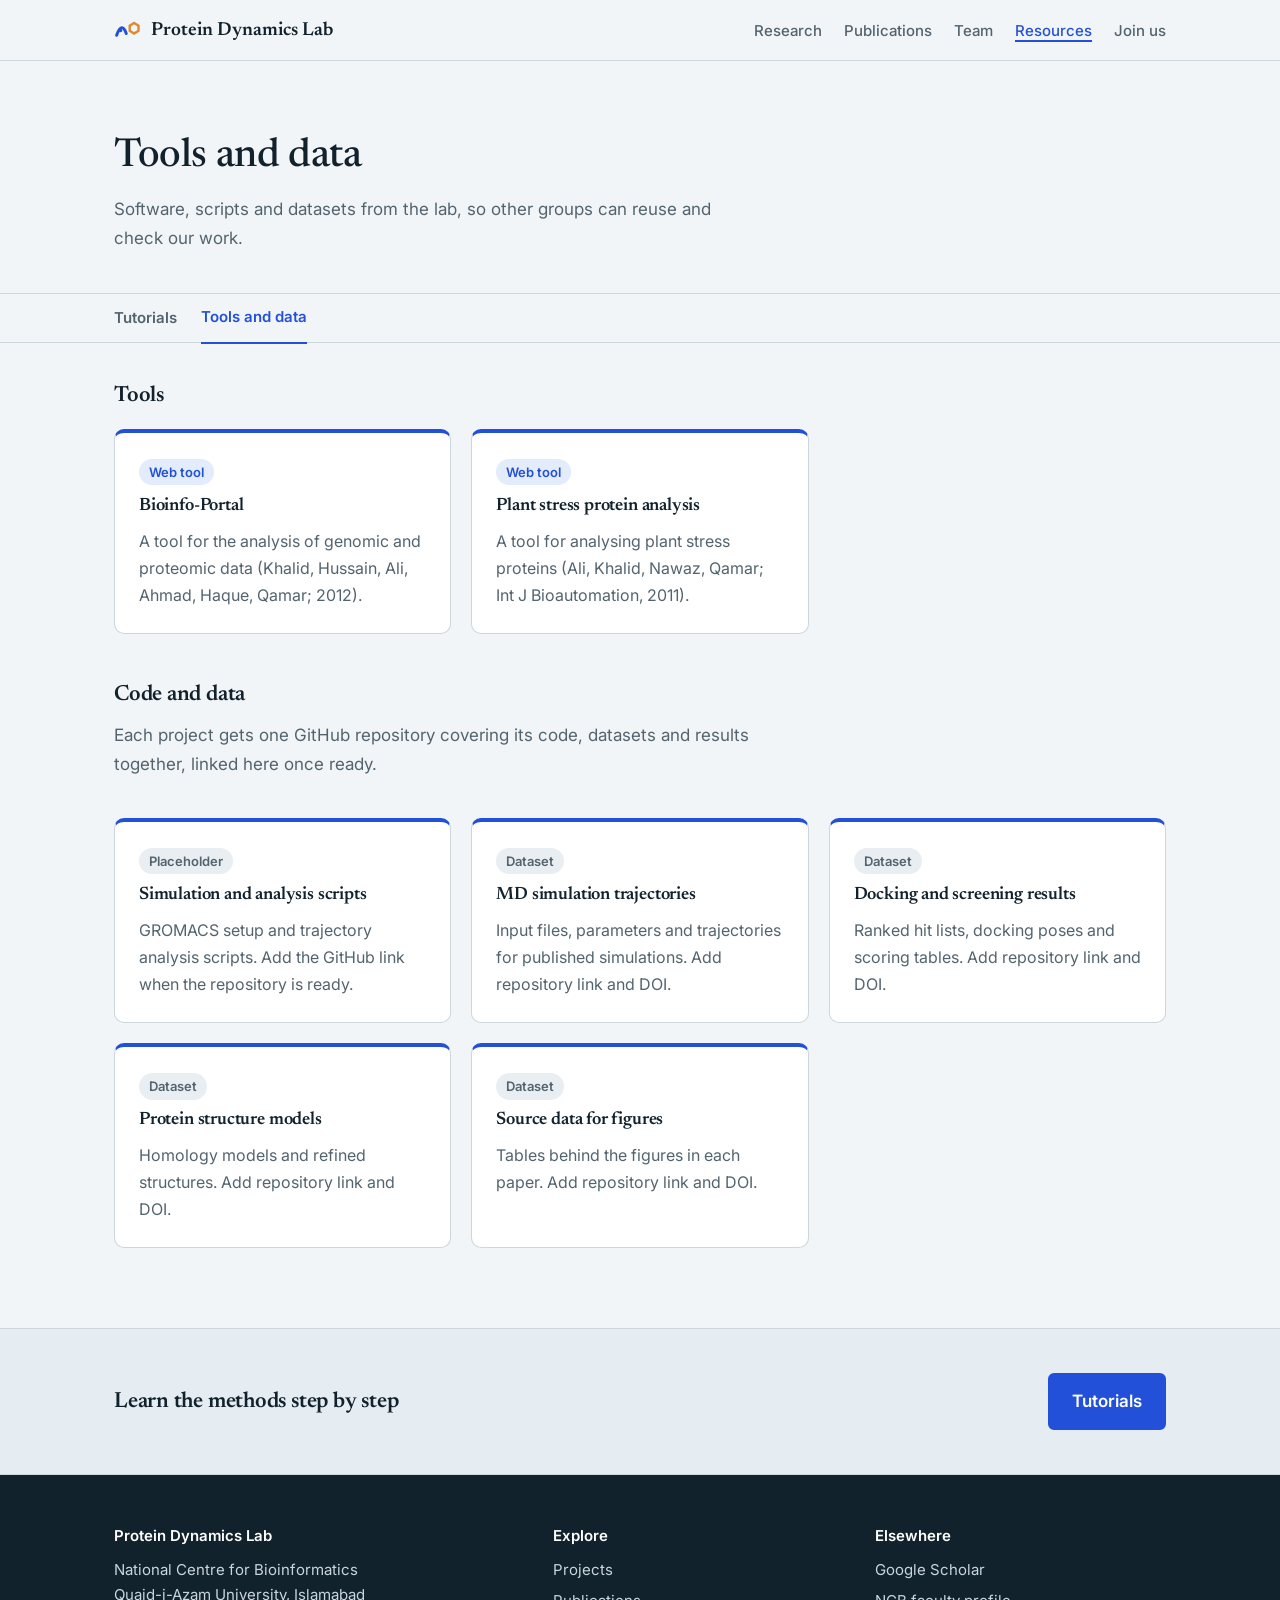
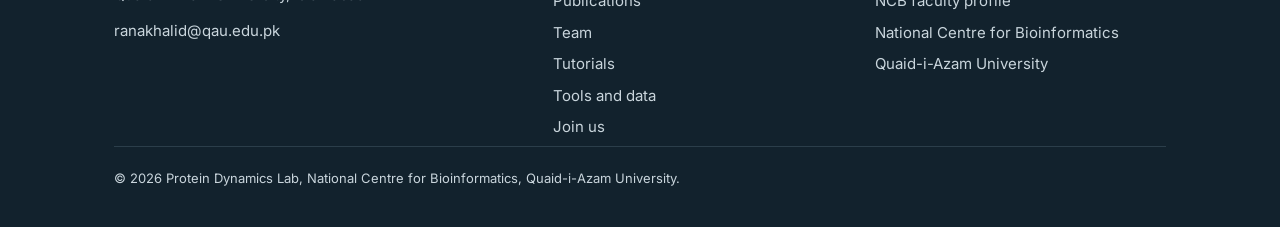
<file: tools.html>
<!doctype html>
<html lang="en">
  <head>
    <meta charset="utf-8" />
    <meta name="viewport" content="width=device-width, initial-scale=1" />
    <title>Tools and data | Protein Dynamics Lab, NCB QAU</title>
    <meta
      name="description"
      content="Protein Dynamics Lab, National Centre for Bioinformatics, Quaid-i-Azam University, Islamabad."
    />
    <link
      rel="icon"
      href="data:image/svg+xml,%3Csvg xmlns=%27http://www.w3.org/2000/svg%27 viewBox=%270 0 32 32%27%3E%3Cpath d=%27M3 22c4-11 8-11 11-2%27 fill=%27none%27 stroke=%27%232350D8%27 stroke-width=%273.4%27 stroke-linecap=%27round%27/%3E%3Ccircle cx=%277.5%27 cy=%2716.5%27 r=%272%27 fill=%27%232350D8%27/%3E%3Cpolygon points=%2723,8 28,11 28,17 23,20 18,17 18,11%27 fill=%27none%27 stroke=%27%23E08A2E%27 stroke-width=%272.8%27/%3E%3C/svg%3E"
    />
    <meta property="og:type" content="website" />
    <meta property="og:title" content="Tools and data | Protein Dynamics Lab, NCB QAU" />
    <meta
      property="og:description"
      content="Protein Dynamics Lab, National Centre for Bioinformatics, Quaid-i-Azam University, Islamabad."
    />
    <!-- AFTER PUBLISHING: add <meta property="og:url" content="YOUR-SITE-URL/page.html"> and make og:image a full URL (see HOW-TO-UPDATE.md) -->
    <meta property="og:image" content="https://ranarehan1282.github.io/Protein-Dynamics-Lab/og-image.png" />
    <meta name="twitter:card" content="summary_large_image" />
    <link rel="preconnect" href="https://fonts.googleapis.com" />
    <link rel="preconnect" href="https://fonts.gstatic.com" crossorigin />
    <link
      href="https://fonts.googleapis.com/css2?family=Newsreader:opsz,wght@6..72,500;6..72,600&family=Inter:wght@400;500;600&display=swap"
      rel="stylesheet"
    />
    <script src="config.js"></script>
    <link rel="stylesheet" href="style.css" />
  </head>
  <body>
    <a class="skip" href="#main">Skip to main content</a>
    <header>
      <div class="wrap">
        <a class="brand" href="index.html"
          ><svg width="28" height="28" viewBox="0 0 32 32" aria-hidden="true">
            <path
              d="M3 22c4-11 8-11 11-2"
              fill="none"
              stroke="#2350D8"
              stroke-width="3.4"
              stroke-linecap="round"
            />
            <circle cx="7.5" cy="16.5" r="2" fill="#2350D8" />
            <polygon
              points="23,8 28,11 28,17 23,20 18,17 18,11"
              fill="none"
              stroke="#E08A2E"
              stroke-width="2.8"
            /></svg
          >Protein Dynamics Lab</a
        >
        <nav aria-label="Main">
          <a href="projects.html">Research</a><a href="publications.html">Publications</a
          ><a href="team.html">Team</a><a href="tutorials.html" aria-current="page">Resources</a
          ><a href="join.html">Join us</a>
        </nav>
      </div>
    </header>
    <main id="main">
      <div class="phead">
        <div class="wrap">
          <h1>Tools and data</h1>
          <p>
            Software, scripts and datasets from the lab, so other groups can reuse and check our
            work.
          </p>
        </div>
      </div>
      <div class="subnav">
        <div class="wrap">
          <a href="tutorials.html">Tutorials</a
          ><a href="tools.html" aria-current="page">Tools and data</a>
        </div>
      </div>
      <div class="page">
        <div class="wrap">
          <h2 class="sub" style="margin-top: 0">Tools</h2>
          <div class="blocks" style="margin-top: 20px">
            <div class="blk">
              <div><span class="tag">Web tool</span></div>
              <h3>Bioinfo-Portal</h3>
              <p>
                A tool for the analysis of genomic and proteomic data (Khalid, Hussain, Ali, Ahmad,
                Haque, Qamar; 2012).
              </p>
            </div>
            <div class="blk">
              <div><span class="tag">Web tool</span></div>
              <h3>Plant stress protein analysis</h3>
              <p>
                A tool for analysing plant stress proteins (Ali, Khalid, Nawaz, Qamar; Int J
                Bioautomation, 2011).
              </p>
            </div>
          </div>
          <h2 class="sub">Code and data</h2>
          <p class="lead" style="margin-top: 12px">
            Each project gets one GitHub repository covering its code, datasets and results
            together, linked here once ready.
          </p>
          <div class="blocks" style="margin-top: 20px">
            <div class="blk">
              <div><span class="tag soon">Placeholder</span></div>
              <h3>Simulation and analysis scripts</h3>
              <p>
                GROMACS setup and trajectory analysis scripts. Add the GitHub link when the
                repository is ready.
              </p>
            </div>
            <div class="blk">
              <div><span class="tag soon">Dataset</span></div>
              <h3>MD simulation trajectories</h3>
              <p>
                Input files, parameters and trajectories for published simulations. Add repository
                link and DOI.
              </p>
            </div>
            <div class="blk">
              <div><span class="tag soon">Dataset</span></div>
              <h3>Docking and screening results</h3>
              <p>
                Ranked hit lists, docking poses and scoring tables. Add repository link and DOI.
              </p>
            </div>
            <div class="blk">
              <div><span class="tag soon">Dataset</span></div>
              <h3>Protein structure models</h3>
              <p>Homology models and refined structures. Add repository link and DOI.</p>
            </div>
            <div class="blk">
              <div><span class="tag soon">Dataset</span></div>
              <h3>Source data for figures</h3>
              <p>Tables behind the figures in each paper. Add repository link and DOI.</p>
            </div>
          </div>
        </div>
      </div>
      <section class="next">
        <div class="wrap">
          <p>Learn the methods step by step</p>
          <a class="btn p" href="tutorials.html">Tutorials</a>
        </div>
      </section>
    </main>
    <footer class="site">
      <div class="wrap">
        <div class="fgrid">
          <div>
            <b>Protein Dynamics Lab</b>
            <p>National Centre for Bioinformatics<br />Quaid-i-Azam University, Islamabad</p>
            <p>
              <a href="mailto:ranakhalid@qau.edu.pk" style="display: inline"
                >ranakhalid@qau.edu.pk</a
              >
            </p>
          </div>
          <div>
            <b>Explore</b><a href="projects.html">Projects</a
            ><a href="publications.html">Publications</a><a href="team.html">Team</a
            ><a href="tutorials.html">Tutorials</a><a href="tools.html">Tools and data</a
            ><a href="join.html">Join us</a>
          </div>
          <div>
            <b>Elsewhere</b
            ><a href="https://scholar.google.com/scholar?q=author%3A%22Rana+Rehan+Khalid%22"
              >Google Scholar</a
            ><a href="https://ncb.qau.edu.pk/dr-rana-rehan-khalid-2/">NCB faculty profile</a
            ><a href="https://ncb.qau.edu.pk">National Centre for Bioinformatics</a
            ><a href="https://qau.edu.pk">Quaid-i-Azam University</a>
          </div>
        </div>
        <p class="copy">
          &copy; <span id="yr"></span> Protein Dynamics Lab, National Centre for Bioinformatics,
          Quaid-i-Azam University.
        </p>
      </div>
    </footer>
    <script src="icons.js"></script>
    <script src="chain.js"></script>
  </body>
</html>
</file>
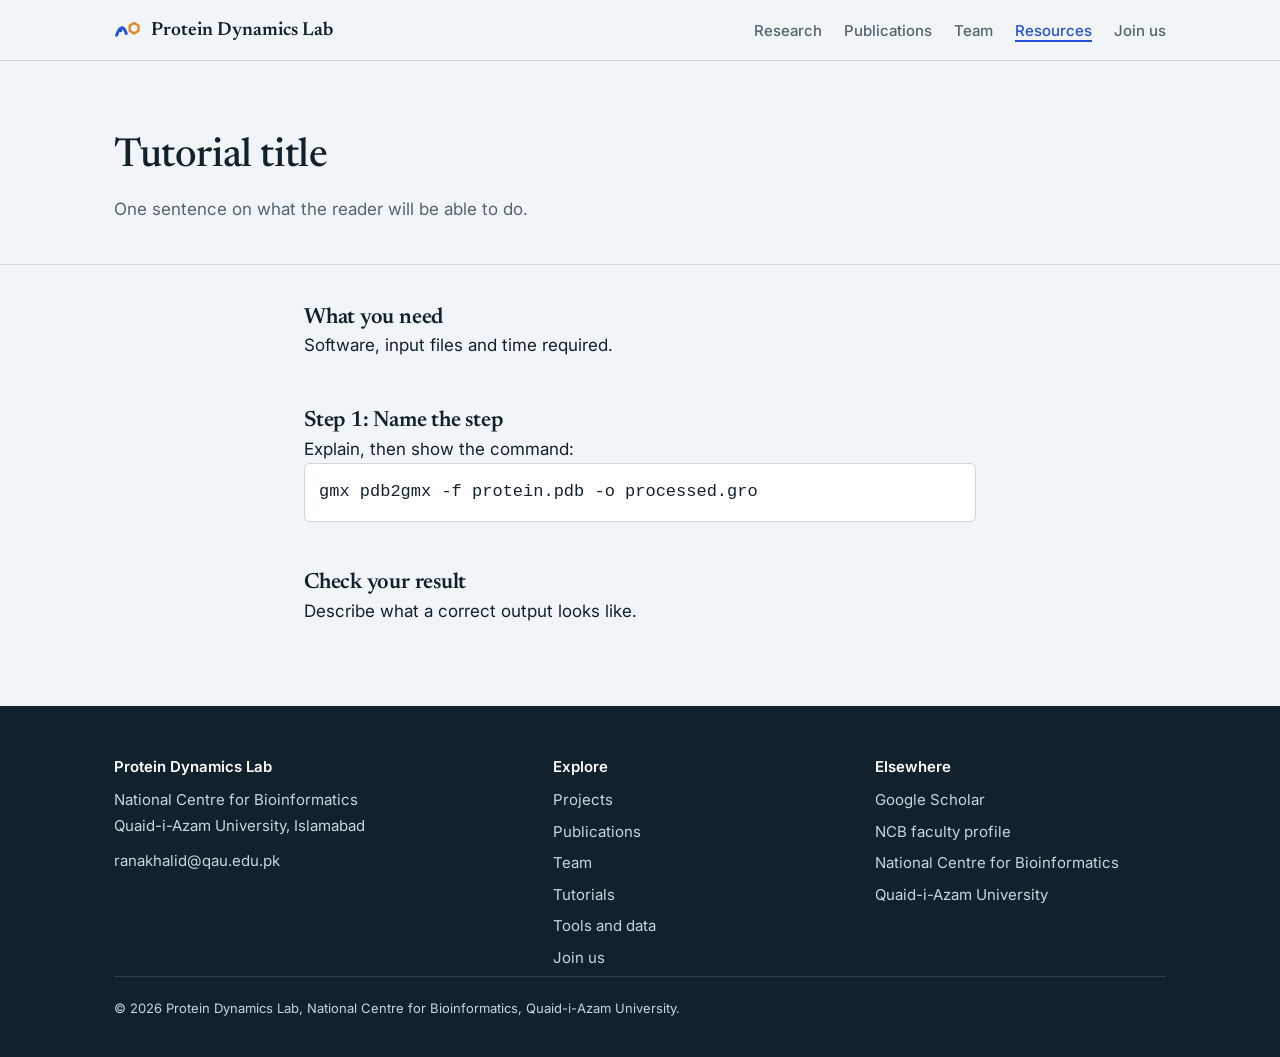
<file: tutorial-template.html>
<!doctype html>
<html lang="en">
  <head>
    <meta charset="utf-8" />
    <meta name="viewport" content="width=device-width, initial-scale=1" />
    <meta name="robots" content="noindex" />
    <title>Tutorial title | Protein Dynamics Lab, NCB QAU</title>
    <meta
      name="description"
      content="Protein Dynamics Lab, National Centre for Bioinformatics, Quaid-i-Azam University, Islamabad."
    />
    <link
      rel="icon"
      href="data:image/svg+xml,%3Csvg xmlns=%27http://www.w3.org/2000/svg%27 viewBox=%270 0 32 32%27%3E%3Cpath d=%27M3 22c4-11 8-11 11-2%27 fill=%27none%27 stroke=%27%232350D8%27 stroke-width=%273.4%27 stroke-linecap=%27round%27/%3E%3Ccircle cx=%277.5%27 cy=%2716.5%27 r=%272%27 fill=%27%232350D8%27/%3E%3Cpolygon points=%2723,8 28,11 28,17 23,20 18,17 18,11%27 fill=%27none%27 stroke=%27%23E08A2E%27 stroke-width=%272.8%27/%3E%3C/svg%3E"
    />
    <meta property="og:type" content="website" />
    <meta property="og:title" content="Tutorial title | Protein Dynamics Lab, NCB QAU" />
    <meta
      property="og:description"
      content="Protein Dynamics Lab, National Centre for Bioinformatics, Quaid-i-Azam University, Islamabad."
    />
    <!-- AFTER PUBLISHING: add <meta property="og:url" content="YOUR-SITE-URL/page.html"> and make og:image a full URL (see HOW-TO-UPDATE.md) -->
    <meta property="og:image" content="https://ranarehan1282.github.io/Protein-Dynamics-Lab/og-image.png" />
    <meta name="twitter:card" content="summary_large_image" />
    <link rel="preconnect" href="https://fonts.googleapis.com" />
    <link rel="preconnect" href="https://fonts.gstatic.com" crossorigin />
    <link
      href="https://fonts.googleapis.com/css2?family=Newsreader:opsz,wght@6..72,500;6..72,600&family=Inter:wght@400;500;600&display=swap"
      rel="stylesheet"
    />
    <script src="config.js"></script>
    <link rel="stylesheet" href="style.css" />
  </head>
  <body>
    <a class="skip" href="#main">Skip to main content</a>
    <header>
      <div class="wrap">
        <a class="brand" href="index.html"
          ><svg width="28" height="28" viewBox="0 0 32 32" aria-hidden="true">
            <path
              d="M3 22c4-11 8-11 11-2"
              fill="none"
              stroke="#2350D8"
              stroke-width="3.4"
              stroke-linecap="round"
            />
            <circle cx="7.5" cy="16.5" r="2" fill="#2350D8" />
            <polygon
              points="23,8 28,11 28,17 23,20 18,17 18,11"
              fill="none"
              stroke="#E08A2E"
              stroke-width="2.8"
            /></svg
          >Protein Dynamics Lab</a
        >
        <nav aria-label="Main">
          <a href="projects.html">Research</a><a href="publications.html">Publications</a
          ><a href="team.html">Team</a><a href="tutorials.html" aria-current="page">Resources</a
          ><a href="join.html">Join us</a>
        </nav>
      </div>
    </header>
    <main id="main">
      <div class="phead">
        <div class="wrap">
          <h1>Tutorial title</h1>
          <p>One sentence on what the reader will be able to do.</p>
        </div>
      </div>
      <div class="page">
        <div class="wrap" style="max-width: 720px">
          <h2 class="sub" style="margin-top: 0">What you need</h2>
          <p>Software, input files and time required.</p>
          <h2 class="sub">Step 1: Name the step</h2>
          <p>Explain, then show the command:</p>
          <pre
            style="
              background: var(--white);
              border: 1px solid var(--line);
              border-radius: 6px;
              padding: 14px;
              overflow-x: auto;
            "
          >
gmx pdb2gmx -f protein.pdb -o processed.gro</pre>
          <h2 class="sub">Check your result</h2>
          <p>Describe what a correct output looks like.</p>
        </div>
      </div>
    </main>
    <footer class="site">
      <div class="wrap">
        <div class="fgrid">
          <div>
            <b>Protein Dynamics Lab</b>
            <p>National Centre for Bioinformatics<br />Quaid-i-Azam University, Islamabad</p>
            <p>
              <a href="mailto:ranakhalid@qau.edu.pk" style="display: inline"
                >ranakhalid@qau.edu.pk</a
              >
            </p>
          </div>
          <div>
            <b>Explore</b><a href="projects.html">Projects</a
            ><a href="publications.html">Publications</a><a href="team.html">Team</a
            ><a href="tutorials.html">Tutorials</a><a href="tools.html">Tools and data</a
            ><a href="join.html">Join us</a>
          </div>
          <div>
            <b>Elsewhere</b
            ><a href="https://scholar.google.com/scholar?q=author%3A%22Rana+Rehan+Khalid%22"
              >Google Scholar</a
            ><a href="https://ncb.qau.edu.pk/dr-rana-rehan-khalid-2/">NCB faculty profile</a
            ><a href="https://ncb.qau.edu.pk">National Centre for Bioinformatics</a
            ><a href="https://qau.edu.pk">Quaid-i-Azam University</a>
          </div>
        </div>
        <p class="copy">
          &copy; <span id="yr"></span> Protein Dynamics Lab, National Centre for Bioinformatics,
          Quaid-i-Azam University.
        </p>
      </div>
    </footer>
    <script src="icons.js"></script>
    <script src="chain.js"></script>
  </body>
</html>
</file>
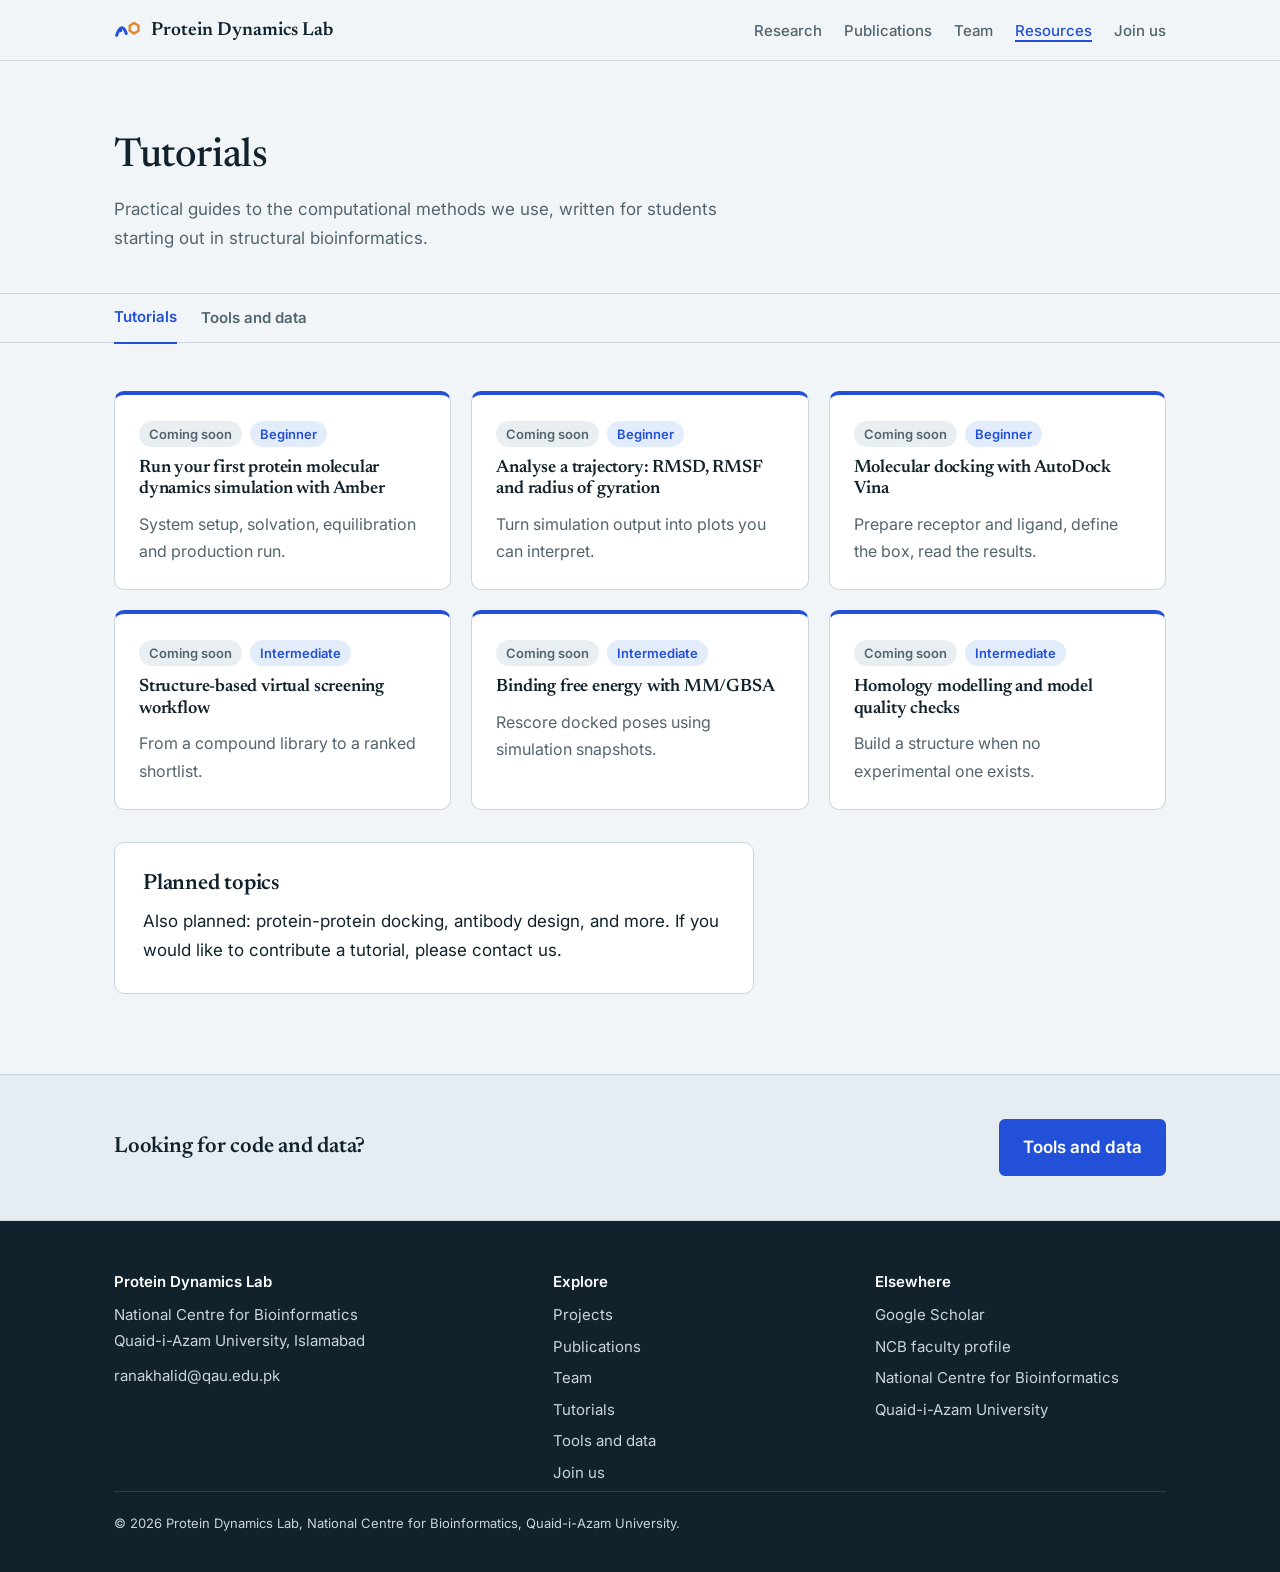
<file: tutorials.html>
<!doctype html>
<html lang="en">
  <head>
    <meta charset="utf-8" />
    <meta name="viewport" content="width=device-width, initial-scale=1" />
    <title>Tutorials | Protein Dynamics Lab, NCB QAU</title>
    <meta
      name="description"
      content="Protein Dynamics Lab, National Centre for Bioinformatics, Quaid-i-Azam University, Islamabad."
    />
    <link
      rel="icon"
      href="data:image/svg+xml,%3Csvg xmlns=%27http://www.w3.org/2000/svg%27 viewBox=%270 0 32 32%27%3E%3Cpath d=%27M3 22c4-11 8-11 11-2%27 fill=%27none%27 stroke=%27%232350D8%27 stroke-width=%273.4%27 stroke-linecap=%27round%27/%3E%3Ccircle cx=%277.5%27 cy=%2716.5%27 r=%272%27 fill=%27%232350D8%27/%3E%3Cpolygon points=%2723,8 28,11 28,17 23,20 18,17 18,11%27 fill=%27none%27 stroke=%27%23E08A2E%27 stroke-width=%272.8%27/%3E%3C/svg%3E"
    />
    <meta property="og:type" content="website" />
    <meta property="og:title" content="Tutorials | Protein Dynamics Lab, NCB QAU" />
    <meta
      property="og:description"
      content="Protein Dynamics Lab, National Centre for Bioinformatics, Quaid-i-Azam University, Islamabad."
    />
    <!-- AFTER PUBLISHING: add <meta property="og:url" content="YOUR-SITE-URL/page.html"> and make og:image a full URL (see HOW-TO-UPDATE.md) -->
    <meta property="og:image" content="https://ranarehan1282.github.io/Protein-Dynamics-Lab/og-image.png" />
    <meta name="twitter:card" content="summary_large_image" />
    <link rel="preconnect" href="https://fonts.googleapis.com" />
    <link rel="preconnect" href="https://fonts.gstatic.com" crossorigin />
    <link
      href="https://fonts.googleapis.com/css2?family=Newsreader:opsz,wght@6..72,500;6..72,600&family=Inter:wght@400;500;600&display=swap"
      rel="stylesheet"
    />
    <script src="config.js"></script>
    <link rel="stylesheet" href="style.css" />
  </head>
  <body>
    <a class="skip" href="#main">Skip to main content</a>
    <header>
      <div class="wrap">
        <a class="brand" href="index.html"
          ><svg width="28" height="28" viewBox="0 0 32 32" aria-hidden="true">
            <path
              d="M3 22c4-11 8-11 11-2"
              fill="none"
              stroke="#2350D8"
              stroke-width="3.4"
              stroke-linecap="round"
            />
            <circle cx="7.5" cy="16.5" r="2" fill="#2350D8" />
            <polygon
              points="23,8 28,11 28,17 23,20 18,17 18,11"
              fill="none"
              stroke="#E08A2E"
              stroke-width="2.8"
            /></svg
          >Protein Dynamics Lab</a
        >
        <nav aria-label="Main">
          <a href="projects.html">Research</a><a href="publications.html">Publications</a
          ><a href="team.html">Team</a><a href="tutorials.html" aria-current="page">Resources</a
          ><a href="join.html">Join us</a>
        </nav>
      </div>
    </header>
    <main id="main">
      <div class="phead">
        <div class="wrap">
          <h1>Tutorials</h1>
          <p>
            Practical guides to the computational methods we use, written for students starting out
            in structural bioinformatics.
          </p>
        </div>
      </div>
      <div class="subnav">
        <div class="wrap">
          <a href="tutorials.html" aria-current="page">Tutorials</a
          ><a href="tools.html">Tools and data</a>
        </div>
      </div>
      <div class="page">
        <div class="wrap">
          <h2 class="sr-only">Planned tutorials</h2>
          <div class="blocks">
            <div class="blk">
              <div><span class="tag soon">Coming soon</span><span class="tag">Beginner</span></div>
              <h3>Run your first protein molecular dynamics simulation with Amber</h3>
              <p>System setup, solvation, equilibration and production run.</p>
            </div>
            <div class="blk">
              <div><span class="tag soon">Coming soon</span><span class="tag">Beginner</span></div>
              <h3>Analyse a trajectory: RMSD, RMSF and radius of gyration</h3>
              <p>Turn simulation output into plots you can interpret.</p>
            </div>
            <div class="blk">
              <div><span class="tag soon">Coming soon</span><span class="tag">Beginner</span></div>
              <h3>Molecular docking with AutoDock Vina</h3>
              <p>Prepare receptor and ligand, define the box, read the results.</p>
            </div>
            <div class="blk">
              <div>
                <span class="tag soon">Coming soon</span><span class="tag">Intermediate</span>
              </div>
              <h3>Structure-based virtual screening workflow</h3>
              <p>From a compound library to a ranked shortlist.</p>
            </div>
            <div class="blk">
              <div>
                <span class="tag soon">Coming soon</span><span class="tag">Intermediate</span>
              </div>
              <h3>Binding free energy with MM/GBSA</h3>
              <p>Rescore docked poses using simulation snapshots.</p>
            </div>
            <div class="blk">
              <div>
                <span class="tag soon">Coming soon</span><span class="tag">Intermediate</span>
              </div>
              <h3>Homology modelling and model quality checks</h3>
              <p>Build a structure when no experimental one exists.</p>
            </div>
          </div>
          <div class="box" style="margin-top: 32px; max-width: 640px">
            <h3>Planned topics</h3>
            <p>
              Also planned: protein-protein docking, antibody design, and more. If you would like to
              contribute a tutorial, please contact us. 
              
            </p>
          </div>
        </div>
      </div>
      <section class="next">
        <div class="wrap">
          <p>Looking for code and data?</p>
          <a class="btn p" href="tools.html">Tools and data</a>
        </div>
      </section>
    </main>
    <footer class="site">
      <div class="wrap">
        <div class="fgrid">
          <div>
            <b>Protein Dynamics Lab</b>
            <p>National Centre for Bioinformatics<br />Quaid-i-Azam University, Islamabad</p>
            <p>
              <a href="mailto:ranakhalid@qau.edu.pk" style="display: inline"
                >ranakhalid@qau.edu.pk</a
              >
            </p>
          </div>
          <div>
            <b>Explore</b><a href="projects.html">Projects</a
            ><a href="publications.html">Publications</a><a href="team.html">Team</a
            ><a href="tutorials.html">Tutorials</a><a href="tools.html">Tools and data</a
            ><a href="join.html">Join us</a>
          </div>
          <div>
            <b>Elsewhere</b
            ><a href="https://scholar.google.com/scholar?q=author%3A%22Rana+Rehan+Khalid%22"
              >Google Scholar</a
            ><a href="https://ncb.qau.edu.pk/dr-rana-rehan-khalid-2/">NCB faculty profile</a
            ><a href="https://ncb.qau.edu.pk">National Centre for Bioinformatics</a
            ><a href="https://qau.edu.pk">Quaid-i-Azam University</a>
          </div>
        </div>
        <p class="copy">
          &copy; <span id="yr"></span> Protein Dynamics Lab, National Centre for Bioinformatics,
          Quaid-i-Azam University.
        </p>
      </div>
    </footer>
    <script src="icons.js"></script>
    <script src="chain.js"></script>
  </body>
</html>
</file>
<file: style.css>
:root {
  --paper: #f1f5f8;
  --ink: #12222d;
  --slate: #53646f;
  --cobalt: #2350d8;
  --mint: #1f9a8f;
  --line: #cbd6dd;
  --white: #fff;
}
* {
  box-sizing: border-box;
  margin: 0;
}
html {
  scroll-behavior: smooth;
}
body {
  font:
    400 17px/1.7 "Inter",
    system-ui,
    sans-serif;
  color: var(--ink);
  background: var(--paper);
}
h1,
h2,
h3 {
  font-family: "Newsreader", "Georgia", serif;
  font-weight: 600;
  line-height: 1.2;
  letter-spacing: -0.01em;
}
a {
  color: var(--cobalt);
}
a:focus-visible,
button:focus-visible,
input:focus-visible,
textarea:focus-visible {
  outline: 3px solid var(--cobalt);
  outline-offset: 3px;
}
footer.site a:focus-visible {
  outline-color: #fff;
}
.wrap {
  max-width: 1100px;
  margin: 0 auto;
  padding: 0 24px;
}
header {
  position: sticky;
  top: 0;
  z-index: 5;
  background: rgba(241, 245, 248, 0.92);
  backdrop-filter: blur(8px);
  border-bottom: 1px solid var(--line);
}
header .wrap {
  display: flex;
  align-items: center;
  justify-content: space-between;
  height: 60px;
}
.brand {
  font:
    600 19px "Newsreader",
    serif;
  text-decoration: none;
  color: var(--ink);
}
nav a {
  margin-left: 22px;
  font-size: 15px;
  font-weight: 500;
  color: var(--slate);
  text-decoration: none;
}
nav a:hover {
  color: var(--cobalt);
}
.hero {
  position: relative;
  overflow: hidden;
  border-bottom: 1px solid var(--line);
}
.hero canvas {
  position: absolute;
  right: 0;
  top: 0;
  width: 58%;
  height: 100%;
}
.hero .wrap {
  position: relative;
  padding-top: 96px;
  padding-bottom: 104px;
}
.hero h1 {
  font-size: clamp(40px, 6.4vw, 76px);
  font-weight: 700;
  max-width: 11em;
}
.hero p {
  max-width: 32em;
  margin-top: 24px;
  font-size: 19px;
  color: var(--slate);
}
.hero .aff {
  font-size: 15px;
  margin-top: 14px;
}
.btns {
  margin-top: 32px;
  display: flex;
  gap: 12px;
  flex-wrap: wrap;
}
.btn {
  display: inline-block;
  padding: 12px 22px;
  border-radius: 6px;
  font-weight: 600;
  text-decoration: none;
  border: 2px solid var(--cobalt);
}
.btn.p {
  background: var(--cobalt);
  color: var(--white);
}
.btn.p:hover {
  background: #1a3fae;
}
.btn.s:hover {
  background: var(--white);
}
section {
  padding: 80px 0;
  border-bottom: 1px solid var(--line);
}
section h2 {
  font-size: clamp(24px, 3vw, 32px);
  margin-bottom: 12px;
}
.lead {
  color: var(--slate);
  max-width: 40em;
  margin-bottom: 40px;
}
.row {
  display: grid;
  grid-template-columns: 260px 1fr;
  gap: 32px;
  padding: 28px 0;
  border-top: 1px solid var(--line);
}
.row h3 {
  font-size: 19px;
}
.row h3 small {
  display: block;
  margin-top: 6px;
  font:
    500 14px "Inter",
    sans-serif;
  letter-spacing: 0;
  color: var(--mint);
}
.row p {
  max-width: 40em;
}
.methods {
  display: flex;
  flex-wrap: wrap;
  gap: 10px;
  margin-top: 8px;
}
.methods span {
  padding: 6px 14px;
  border: 1px solid var(--line);
  border-radius: 99px;
  background: var(--white);
  font-size: 15px;
}
.pubs {
  list-style: none;
  padding: 0;
}
.pubs li {
  display: grid;
  grid-template-columns: 64px 1fr 130px;
  gap: 18px;
  padding: 20px 0;
  border-top: 1px solid var(--line);
  align-items: start;
}
.pnum {
  text-align: left;
}
.pubs .y {
  display: block;
  font:
    600 18px "Newsreader",
    serif;
  color: var(--cobalt);
}
.pnum a {
  font-size: 13px;
  font-weight: 600;
  display: inline-block;
  margin-top: 6px;
}
.pubs b {
  font-weight: 600;
}
.pubs i {
  color: var(--slate);
  font-size: 15px;
}
.scholar {
  margin-top: 24px;
  font-weight: 600;
}
.pi {
  display: grid;
  grid-template-columns: 1fr 1fr;
  gap: 48px;
}
.pi p + p {
  margin-top: 14px;
}
.box {
  background: var(--white);
  border: 1px solid var(--line);
  border-radius: 10px;
  padding: 28px;
}
.box h3 {
  font-size: 22px;
  margin-bottom: 10px;
}
dl {
  display: grid;
  grid-template-columns: 90px 1fr;
  gap: 8px 12px;
  margin-top: 14px;
  font-size: 16px;
}
dt {
  color: var(--slate);
}
dd {
  margin: 0;
}
footer {
  padding: 32px 0;
  color: var(--slate);
  font-size: 14px;
}
@media (max-width: 820px) {
  header .wrap {
    height: auto;
    flex-direction: column;
    align-items: flex-start;
    padding-top: 10px;
    padding-bottom: 10px;
  }
  nav a {
    margin: 0 16px 0 0;
    font-size: 14px;
  }
  .hero canvas {
    width: 100%;
    opacity: 0.35;
  }
  .row,
  .pi {
    grid-template-columns: 1fr;
    gap: 12px;
  }
  .pi {
    gap: 32px;
  }
  .hero .wrap {
    padding-top: 64px;
    padding-bottom: 72px;
  }
}

nav a[aria-current] {
  color: var(--cobalt);
  border-bottom: 2px solid var(--cobalt);
}
.phead {
  padding: 72px 0 40px;
  border-bottom: 1px solid var(--line);
}
.phead h1 {
  font-size: clamp(28px, 3.6vw, 40px);
  font-weight: 500;
}
.phead p {
  color: var(--slate);
  max-width: 38em;
  margin-top: 14px;
}
.page {
  padding: 40px 0 80px;
}
.search {
  width: 100%;
  max-width: 460px;
  padding: 12px 14px;
  font: inherit;
  border: 1px solid var(--line);
  border-radius: 6px;
  background: var(--white);
}
.count {
  color: var(--slate);
  font-size: 15px;
  margin: 12px 0 20px;
}
.tag {
  display: inline-block;
  padding: 2px 10px;
  border-radius: 99px;
  font-size: 13px;
  font-weight: 600;
  background: #e3ecfb;
  color: var(--cobalt);
  margin-right: 8px;
}
.tag.soon {
  background: #e8eef1;
  color: var(--slate);
}
.members {
  display: grid;
  grid-template-columns: repeat(auto-fill, minmax(min(230px, 100%), 1fr));
  gap: 20px;
  margin-top: 20px;
}
.mcard {
  background: var(--white);
  border: 1px solid var(--line);
  border-radius: 10px;
  overflow: hidden;
  display: flex;
  flex-direction: column;
}
.mcardc {
  padding: 16px 18px 20px;
}
.mphoto {
  width: 100%;
  aspect-ratio: 1/1;
  display: block;
  font:
    600 28px "Newsreader",
    serif;
}
.members h3 {
  font-size: 17px;
  margin-bottom: 2px;
}
.members p {
  font-size: 15px;
  color: var(--slate);
}
.members .role {
  font-size: 12px;
  font-weight: 600;
  letter-spacing: 0.04em;
  color: var(--cobalt);
  margin-bottom: 8px;
  text-transform: uppercase;
}
h2.sub {
  font-size: 22px;
  margin-top: 48px;
  font-weight: 600;
}
.av {
  display: grid;
  place-items: center;
}
.mcardc p a {
  font-size: 14px;
  font-weight: 600;
}
.mcardc p.thesis {
  color: var(--ink);
  font-size: 14px;
  line-height: 1.55;
}
.mcardc p.field-todo {
  color: var(--slate);
  font-size: 13px;
  font-style: italic;
}
.table-wrap {
  overflow-x: auto;
  margin-top: 20px;
  border: 1px solid var(--line);
  border-radius: 10px;
}
.data-table {
  width: 100%;
  border-collapse: collapse;
  font-size: 15px;
  background: var(--white);
}
.data-table th {
  text-align: left;
  font-size: 12px;
  font-weight: 600;
  text-transform: uppercase;
  letter-spacing: 0.04em;
  color: var(--slate);
  padding: 12px 16px;
  border-bottom: 1px solid var(--line);
  white-space: nowrap;
  background: var(--paper);
}
.data-table td {
  padding: 14px 16px;
  border-bottom: 1px solid var(--line);
  vertical-align: top;
}
.data-table tr:last-child td {
  border-bottom: none;
}
.data-table td.todo {
  color: var(--slate);
  font-style: italic;
  font-size: 14px;
}
.data-table a {
  font-weight: 600;
}
.pi-card {
  display: flex;
  gap: 32px;
  align-items: flex-start;
}
.pi-text {
  flex: 1;
  min-width: 0;
}
.pi-photo {
  width: 180px;
  flex-shrink: 0;
  aspect-ratio: 1/1;
  border-radius: 10px;
  font:
    600 36px "Newsreader",
    serif;
  display: grid;
  place-items: center;
  object-fit: cover;
}
@media (max-width: 680px) {
  .pi-card {
    flex-direction: column-reverse;
  }
  .pi-photo {
    width: 100%;
  }
}
.mcardc p:has(a) {
  display: flex;
  gap: 4px;
  flex-wrap: wrap;
}
.ph {
  width: 72px;
  height: 72px;
  border-radius: 50%;
  background: var(--line);
  margin-bottom: 12px;
}
.steps {
  max-width: 40em;
  padding-left: 22px;
}
.steps li {
  margin: 8px 0;
}

.blocks {
  display: grid;
  grid-template-columns: repeat(auto-fill, minmax(min(300px, 100%), 1fr));
  gap: 20px;
  margin-top: 8px;
}
.blocks-2col {
  grid-template-columns: repeat(2, 1fr);
}
@media (max-width: 680px) {
  .blocks-2col {
    grid-template-columns: 1fr;
  }
}
.blk {
  display: flex;
  flex-direction: column;
  gap: 10px;
  background: var(--white);
  border: 1px solid var(--line);
  border-top: 4px solid var(--cobalt);
  border-radius: 10px;
  padding: 24px;
  color: inherit;
  text-decoration: none;
}
.blk:nth-child(3n + 2) {
  border-top-color: var(--mint);
}
.blk:nth-child(3n) {
  border-top-color: #e08a2e;
}
.blk h3 {
  font-size: 18px;
}
.blk p {
  color: var(--slate);
  font-size: 16px;
  margin: 0;
}
a.blk:hover {
  box-shadow: 0 6px 18px rgba(18, 34, 45, 0.12);
}

.capline {
  margin-top: 28px;
  display: flex;
  gap: 14px;
  align-items: center;
  flex-wrap: wrap;
  font-size: 14px;
  color: var(--slate);
  max-width: 36em;
}
.pause,
.chip {
  font:
    500 14px "Inter",
    sans-serif;
  padding: 6px 14px;
  border: 1px solid var(--line);
  border-radius: 99px;
  background: var(--white);
  color: var(--ink);
  cursor: pointer;
}
.anim-toggle {
  position: absolute;
  right: 14px;
  bottom: 14px;
  z-index: 2;
  width: 34px;
  height: 34px;
  border-radius: 50%;
  border: 1px solid var(--line);
  background: rgba(255, 255, 255, 0.88);
  backdrop-filter: blur(3px);
  color: var(--ink);
  display: grid;
  place-items: center;
  cursor: pointer;
}
.anim-toggle:hover {
  background: #fff;
}
@media (max-width: 820px) {
  .anim-toggle {
    right: 10px;
    bottom: 10px;
  }
}
.chip[aria-pressed="true"] {
  background: var(--cobalt);
  border-color: var(--cobalt);
  color: var(--white);
}
.chips {
  display: flex;
  flex-wrap: wrap;
  gap: 8px;
  margin: 16px 0 0;
}
.pl {
  display: inline-flex;
  flex-wrap: wrap;
  gap: 6px;
  align-items: center;
  margin-top: 6px;
}
.pl a {
  font-size: 14px;
  font-weight: 600;
  margin-left: 6px;
}
.pubs .tag {
  margin: 0;
}
.brand {
  display: inline-flex;
  align-items: center;
  gap: 9px;
}
.next {
  padding: 44px 0;
  background: #e6edf2;
  border-top: 1px solid var(--line);
}
.next .wrap {
  display: flex;
  gap: 20px;
  align-items: center;
  justify-content: space-between;
  flex-wrap: wrap;
}
.next p {
  font:
    600 22px "Newsreader",
    serif;
  letter-spacing: -0.01em;
}
footer.site {
  background: var(--ink);
  color: #c9d5dc;
  padding: 48px 0 28px;
  font-size: 15px;
}
footer.site a {
  color: #c9d5dc;
  display: block;
  margin: 6px 0;
  text-decoration: none;
}
footer.site a:hover {
  color: #fff;
  text-decoration: underline;
}
footer.site b {
  display: block;
  color: #fff;
  margin-bottom: 8px;
  font-weight: 600;
}
footer.site p {
  margin: 0 0 10px;
}
.fgrid {
  display: grid;
  grid-template-columns: 1.4fr 1fr 1fr;
  gap: 32px;
}
.copy {
  margin-top: 32px;
  padding-top: 20px;
  border-top: 1px solid #2b3e4a;
  font-size: 13px;
}
@media (max-width: 820px) {
  .fgrid {
    grid-template-columns: 1fr;
  }
}

/* refinement pass */
.blk:nth-child(3n + 2),
.blk:nth-child(3n) {
  border-top-color: var(--cobalt);
}
.hero h1 {
  font-size: clamp(32px, 4.6vw, 52px);
  font-weight: 500;
}
.hero .wrap {
  padding-top: 112px;
  padding-bottom: 120px;
}
.hero canvas {
  width: 52%;
}
.subnav {
  border-bottom: 1px solid var(--line);
}
.subnav .wrap {
  display: flex;
  gap: 24px;
  height: 48px;
  align-items: center;
}
.subnav a {
  font-weight: 600;
  font-size: 15px;
  text-decoration: none;
  color: var(--slate);
  padding: 12px 0;
}
.subnav a[aria-current] {
  color: var(--cobalt);
  border-bottom: 2px solid var(--cobalt);
}
@media (max-width: 820px) {
  .hero .wrap {
    padding-top: 64px;
    padding-bottom: 72px;
  }
  .hero canvas {
    width: 100%;
  }
}
@media (max-width: 820px) {
  header nav {
    display: flex;
    flex-wrap: wrap;
    gap: 2px 16px;
  }
  header nav a {
    margin: 0;
  }
}

.fig {
  aspect-ratio: 16/9;
  display: grid;
  place-items: center;
  background: #e8eef4;
  border-bottom: 1px solid var(--line);
  border-radius: 9px 9px 0 0;
}
.related-toggle {
  margin-top: 14px;
  background: none;
  border: none;
  padding: 0;
  font:
    600 14px "Inter",
    sans-serif;
  color: var(--cobalt);
  cursor: pointer;
  text-decoration: underline;
}
.related-panel {
  margin-top: 12px;
  padding-top: 12px;
  border-top: 1px solid var(--line);
}
.related-list {
  list-style: none;
  padding: 0;
  margin: 0 0 10px;
}
.related-list li {
  padding: 8px 0;
  border-top: 1px solid var(--line);
  font-size: 14px;
}
.related-list li:first-child {
  border-top: none;
}
.related-panel a {
  font-size: 14px;
  font-weight: 600;
}
.blk.blk--media {
  padding: 0;
}
.blk.blk--media > div:last-child {
  padding: 18px 22px 22px;
}
.pubs li .fig {
  aspect-ratio: 1/1;
  border-radius: 8px;
  border-bottom: 0;
}
.pubs li .fig svg {
  width: 44px;
  height: 44px;
}
@media (max-width: 720px) {
  .pubs li {
    grid-template-columns: 50px 1fr;
  }
  .pubs li .fig {
    display: none;
  }
}

/* justified text only where the column is wide enough to avoid big gaps between words */
@media (min-width: 700px) {
  .prose {
    text-align: justify;
    hyphens: auto;
    -webkit-hyphens: auto;
  }
}

.methodgrid {
  display: grid;
  grid-template-columns: repeat(auto-fit, minmax(min(220px, 100%), 1fr));
  gap: 24px;
  margin-top: 20px;
}
.methodgroup h3 {
  font-size: 14px;
  font-weight: 600;
  color: var(--slate);
  text-transform: uppercase;
  letter-spacing: 0.04em;
  margin-bottom: 10px;
}

/* ---- accessibility helpers ---- */
.skip {
  position: absolute;
  left: 12px;
  top: -64px;
  background: var(--ink);
  color: #fff;
  padding: 10px 16px;
  border-radius: 6px;
  z-index: 100;
  text-decoration: none;
  font-weight: 600;
}
.skip:focus {
  top: 12px;
}
.sr-only {
  position: absolute;
  width: 1px;
  height: 1px;
  padding: 0;
  margin: -1px;
  overflow: hidden;
  clip: rect(0, 0, 0, 0);
  white-space: nowrap;
  border: 0;
}
/* reminders that only show in editing mode (see config.js) */
.todo-only {
  display: none;
}
.show-todo .todo-only {
  display: block;
}
/* long values (emails etc.) wrap instead of pushing the page sideways */
.box dd,
.box dt {
  overflow-wrap: anywhere;
}
.pi-text dl {
  grid-template-columns: 110px minmax(0, 1fr) !important;
}
@media (max-width: 480px) {
  .pi-text dl {
    grid-template-columns: 1fr !important;
    gap: 0;
  }
  .pi-text dt {
    margin-top: 10px;
    font-size: 13px;
  }
}
/* ---- touch targets: at least 44px tall on phones and tablets ---- */
@media (max-width: 820px) {
  header {
    position: static;
  }
  .brand {
    min-height: 44px;
  }
  header nav {
    gap: 0;
  }
  header nav a {
    display: inline-flex;
    align-items: center;
    min-height: 44px;
    padding: 0 10px;
  }
  .chip {
    min-height: 44px;
    padding: 0 16px;
  }
  .anim-toggle {
    width: 44px;
    height: 44px;
  }
  .related-toggle {
    min-height: 44px;
    padding: 0 6px;
  }
  footer.site a {
    padding: 11px 0;
    margin: 0;
  }
  .pnum a {
    padding: 12px 0;
    margin: 0;
  }
  .subnav a {
    display: inline-flex;
    align-items: center;
    min-height: 44px;
  }
  .mcardc p a {
    display: inline-flex;
    align-items: center;
    min-height: 44px;
  }
}

.data-table .todo {
  color: var(--slate);
  font-style: italic;
  font-size: 14px;
}

/* the HTML 'hidden' attribute must always win over component display rules */
[hidden] {
  display: none !important;
}

/* phones: fade the hero drawing further so it never fights the intro text */
@media (max-width: 820px) {
  .hero canvas {
    opacity: 0.2;
  }
}

/* tagline above the hero headline */
.hero .eyebrow {
  margin: 0 0 14px;
  max-width: none;
  font:
    600 13px/1.4 "Inter",
    sans-serif;
  letter-spacing: 0.09em;
  text-transform: uppercase;
  color: var(--cobalt);
}
/* long research-area descriptions scroll inside the card */
.blk .scrolltext {
  max-height: 11.9em;
  overflow-y: auto;
  padding-right: 10px;
  scrollbar-width: thin;
  scrollbar-color: var(--line) transparent;
  overscroll-behavior: contain;
}
.blk .scrolltext::-webkit-scrollbar {
  width: 6px;
}
.blk .scrolltext::-webkit-scrollbar-thumb {
  background: var(--line);
  border-radius: 99px;
}
.blk .scrolltext:focus-visible {
  outline: 3px solid var(--cobalt);
  outline-offset: 3px;
  border-radius: 4px;
}

/* hero: descriptive bold headline, short slogan underneath */
.hero h1 {
  font-size: clamp(32px, 4.4vw, 52px);
  font-weight: 600;
  max-width: 14em;
  line-height: 1.15;
}
.hero p.slogan {
  margin-top: 16px;
  font:
    italic 500 clamp(19px, 2.1vw, 23px)/1.4 "Newsreader",
    Georgia,
    serif;
  color: var(--cobalt);
  max-width: none;
}

/* real MD movie in the hero (optional, see HOW-TO-UPDATE.md) */
.hero .hero-clip {
  position: absolute;
  right: 0;
  top: 0;
  width: 52%;
  height: 100%;
  object-fit: cover;
  -webkit-mask-image: linear-gradient(to right, transparent, #000 28%);
  mask-image: linear-gradient(to right, transparent, #000 28%);
}
@media (max-width: 820px) {
  .hero .hero-clip {
    width: 100%;
    opacity: 0.25;
    -webkit-mask-image: none;
    mask-image: none;
  }
}
</file>
